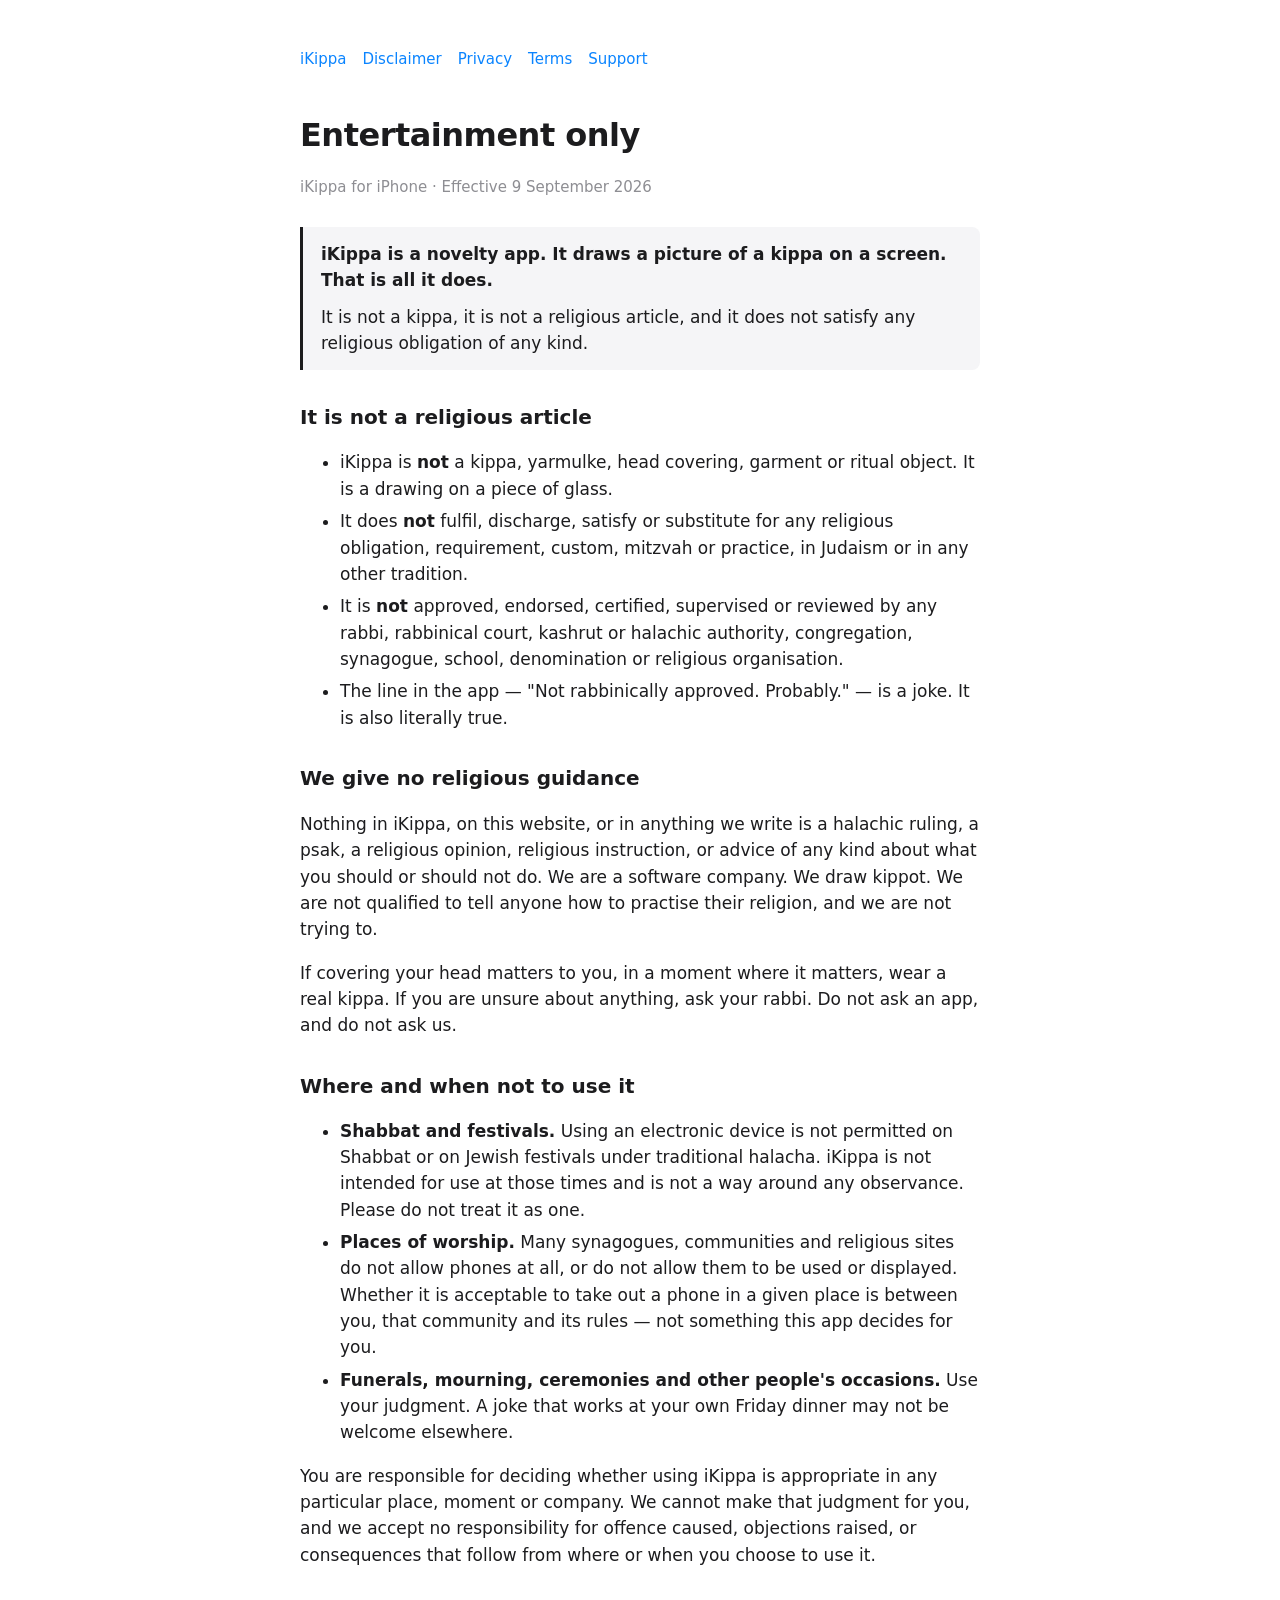
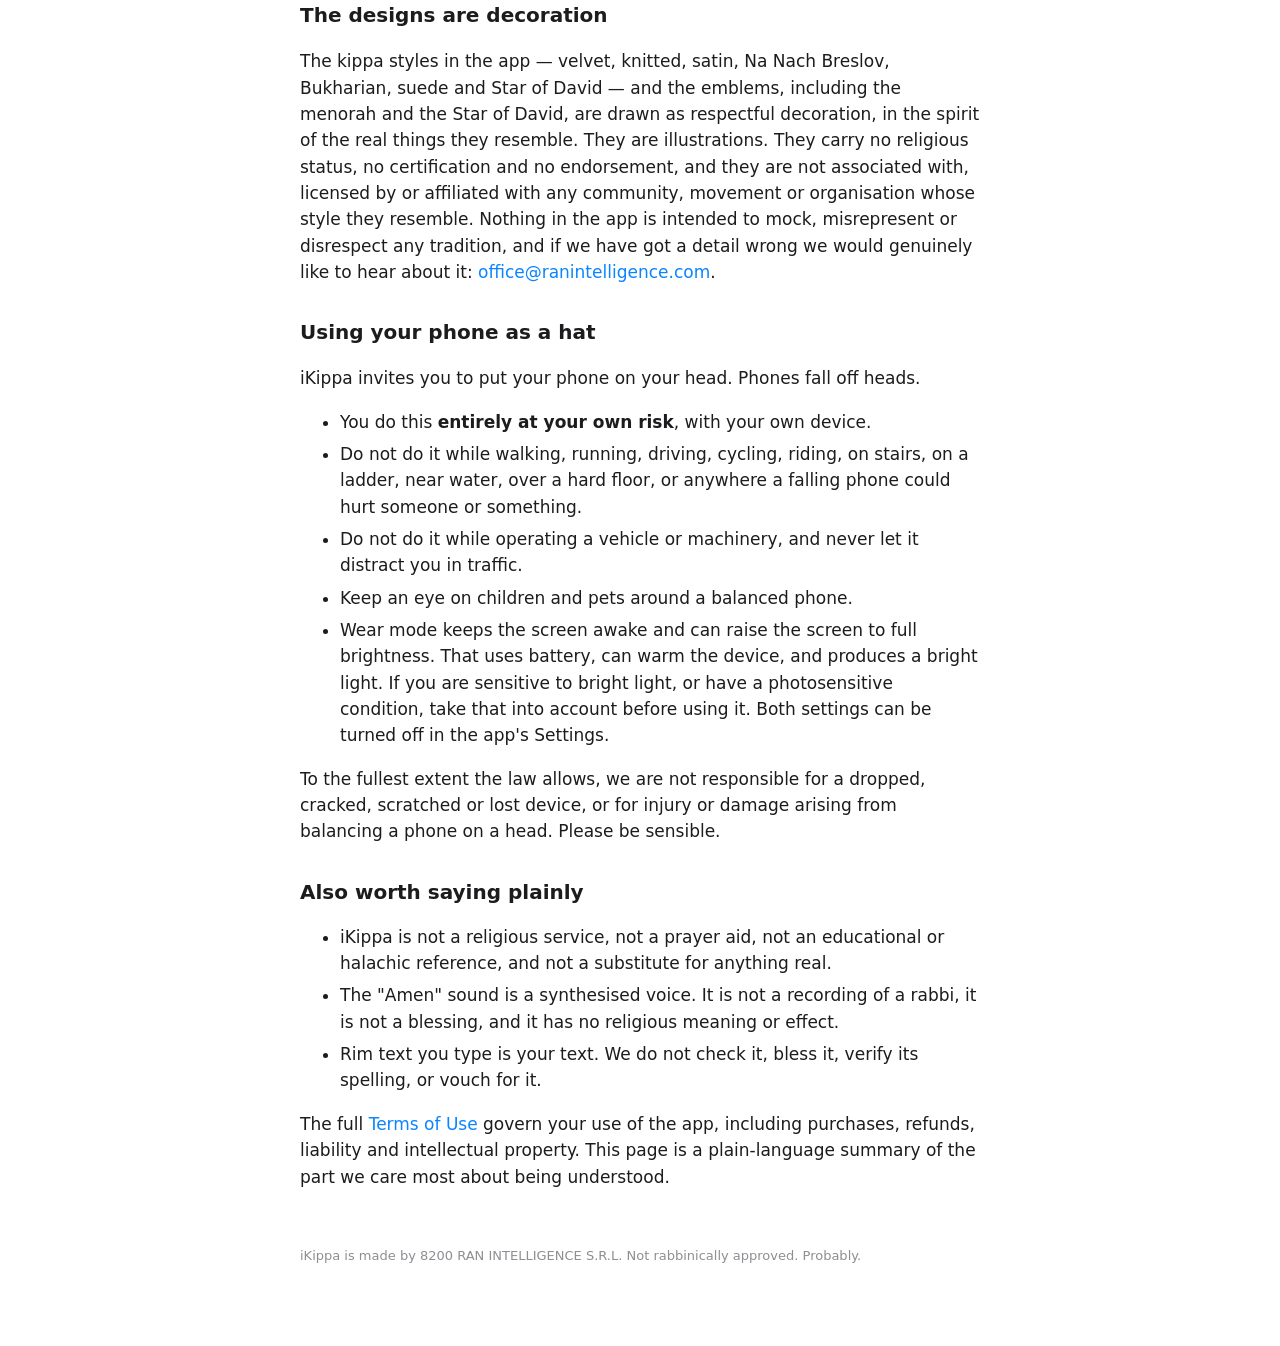
<file: disclaimer.html>
<!doctype html><html lang="en"><head><meta charset="utf-8"><meta name="viewport" content="width=device-width, initial-scale=1"><title>iKippa — Entertainment Only</title><link rel="stylesheet" href="style.css"></head><body><main>
<nav><a href="index.html">iKippa</a><a href="disclaimer.html">Disclaimer</a><a href="privacy.html">Privacy</a><a href="terms.html">Terms</a><a href="support.html">Support</a></nav>
<h1>Entertainment only</h1>
<p class="meta">iKippa for iPhone · Effective 9 September 2026</p>

<div class="callout">
<p><strong>iKippa is a novelty app. It draws a picture of a kippa on a screen. That is all it does.</strong></p>
<p>It is not a kippa, it is not a religious article, and it does not satisfy any religious obligation of any kind.</p>
</div>

<h2>It is not a religious article</h2>
<ul>
<li>iKippa is <strong>not</strong> a kippa, yarmulke, head covering, garment or ritual object. It is a drawing on a piece of glass.</li>
<li>It does <strong>not</strong> fulfil, discharge, satisfy or substitute for any religious obligation, requirement, custom, mitzvah or practice, in Judaism or in any other tradition.</li>
<li>It is <strong>not</strong> approved, endorsed, certified, supervised or reviewed by any rabbi, rabbinical court, kashrut or halachic authority, congregation, synagogue, school, denomination or religious organisation.</li>
<li>The line in the app — "Not rabbinically approved. Probably." — is a joke. It is also literally true.</li>
</ul>

<h2>We give no religious guidance</h2>
<p>Nothing in iKippa, on this website, or in anything we write is a halachic ruling, a psak, a religious opinion, religious instruction, or advice of any kind about what you should or should not do. We are a software company. We draw kippot. We are not qualified to tell anyone how to practise their religion, and we are not trying to.</p>
<p>If covering your head matters to you, in a moment where it matters, wear a real kippa. If you are unsure about anything, ask your rabbi. Do not ask an app, and do not ask us.</p>

<h2>Where and when not to use it</h2>
<ul>
<li><strong>Shabbat and festivals.</strong> Using an electronic device is not permitted on Shabbat or on Jewish festivals under traditional halacha. iKippa is not intended for use at those times and is not a way around any observance. Please do not treat it as one.</li>
<li><strong>Places of worship.</strong> Many synagogues, communities and religious sites do not allow phones at all, or do not allow them to be used or displayed. Whether it is acceptable to take out a phone in a given place is between you, that community and its rules — not something this app decides for you.</li>
<li><strong>Funerals, mourning, ceremonies and other people's occasions.</strong> Use your judgment. A joke that works at your own Friday dinner may not be welcome elsewhere.</li>
</ul>
<p>You are responsible for deciding whether using iKippa is appropriate in any particular place, moment or company. We cannot make that judgment for you, and we accept no responsibility for offence caused, objections raised, or consequences that follow from where or when you choose to use it.</p>

<h2>The designs are decoration</h2>
<p>The kippa styles in the app — velvet, knitted, satin, Na Nach Breslov, Bukharian, suede and Star of David — and the emblems, including the menorah and the Star of David, are drawn as respectful decoration, in the spirit of the real things they resemble. They are illustrations. They carry no religious status, no certification and no endorsement, and they are not associated with, licensed by or affiliated with any community, movement or organisation whose style they resemble. Nothing in the app is intended to mock, misrepresent or disrespect any tradition, and if we have got a detail wrong we would genuinely like to hear about it: <a href="mailto:office@ranintelligence.com?subject=iKippa">office@ranintelligence.com</a>.</p>

<h2>Using your phone as a hat</h2>
<p>iKippa invites you to put your phone on your head. Phones fall off heads.</p>
<ul>
<li>You do this <strong>entirely at your own risk</strong>, with your own device.</li>
<li>Do not do it while walking, running, driving, cycling, riding, on stairs, on a ladder, near water, over a hard floor, or anywhere a falling phone could hurt someone or something.</li>
<li>Do not do it while operating a vehicle or machinery, and never let it distract you in traffic.</li>
<li>Keep an eye on children and pets around a balanced phone.</li>
<li>Wear mode keeps the screen awake and can raise the screen to full brightness. That uses battery, can warm the device, and produces a bright light. If you are sensitive to bright light, or have a photosensitive condition, take that into account before using it. Both settings can be turned off in the app's Settings.</li>
</ul>
<p>To the fullest extent the law allows, we are not responsible for a dropped, cracked, scratched or lost device, or for injury or damage arising from balancing a phone on a head. Please be sensible.</p>

<h2>Also worth saying plainly</h2>
<ul>
<li>iKippa is not a religious service, not a prayer aid, not an educational or halachic reference, and not a substitute for anything real.</li>
<li>The "Amen" sound is a synthesised voice. It is not a recording of a rabbi, it is not a blessing, and it has no religious meaning or effect.</li>
<li>Rim text you type is your text. We do not check it, bless it, verify its spelling, or vouch for it.</li>
</ul>

<p>The full <a href="terms.html">Terms of Use</a> govern your use of the app, including purchases, refunds, liability and intellectual property. This page is a plain-language summary of the part we care most about being understood.</p>

<footer>iKippa is made by 8200 RAN INTELLIGENCE S.R.L. Not rabbinically approved. Probably.</footer>
</main></body></html>
</file>
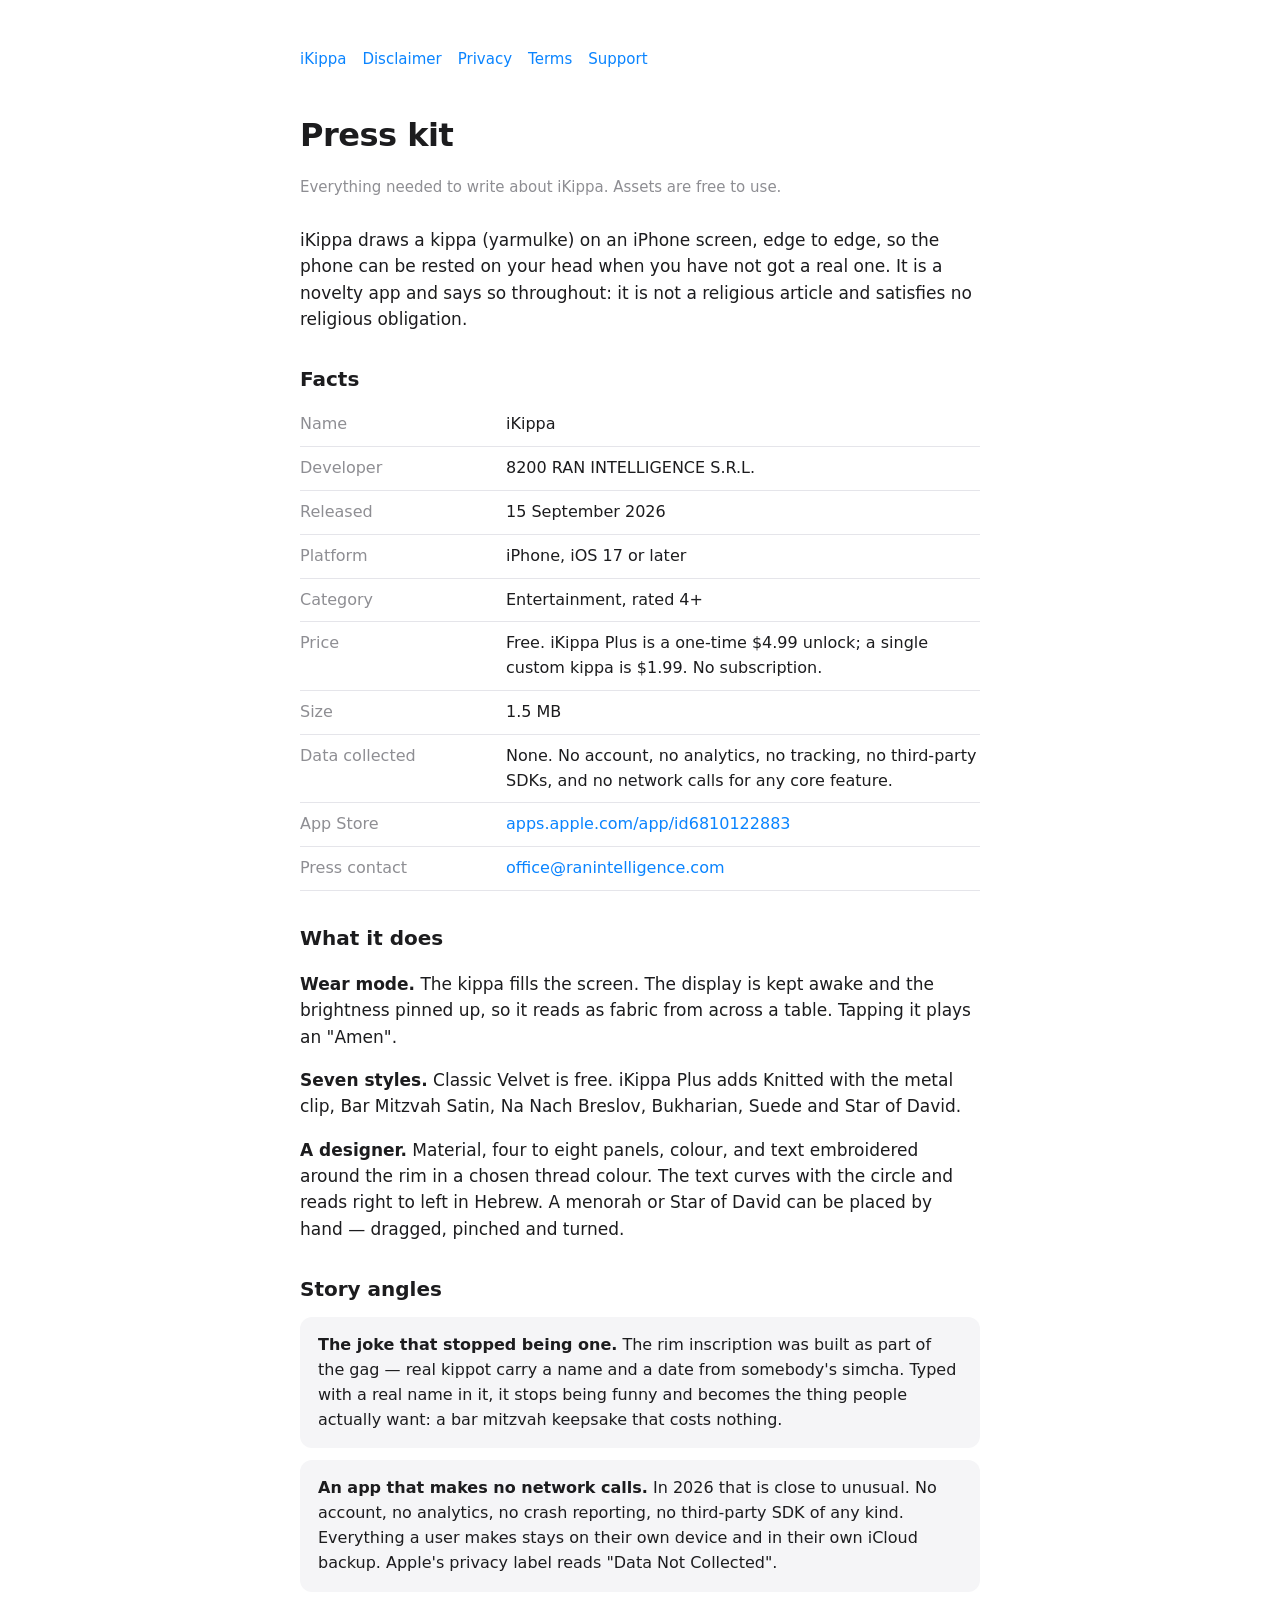
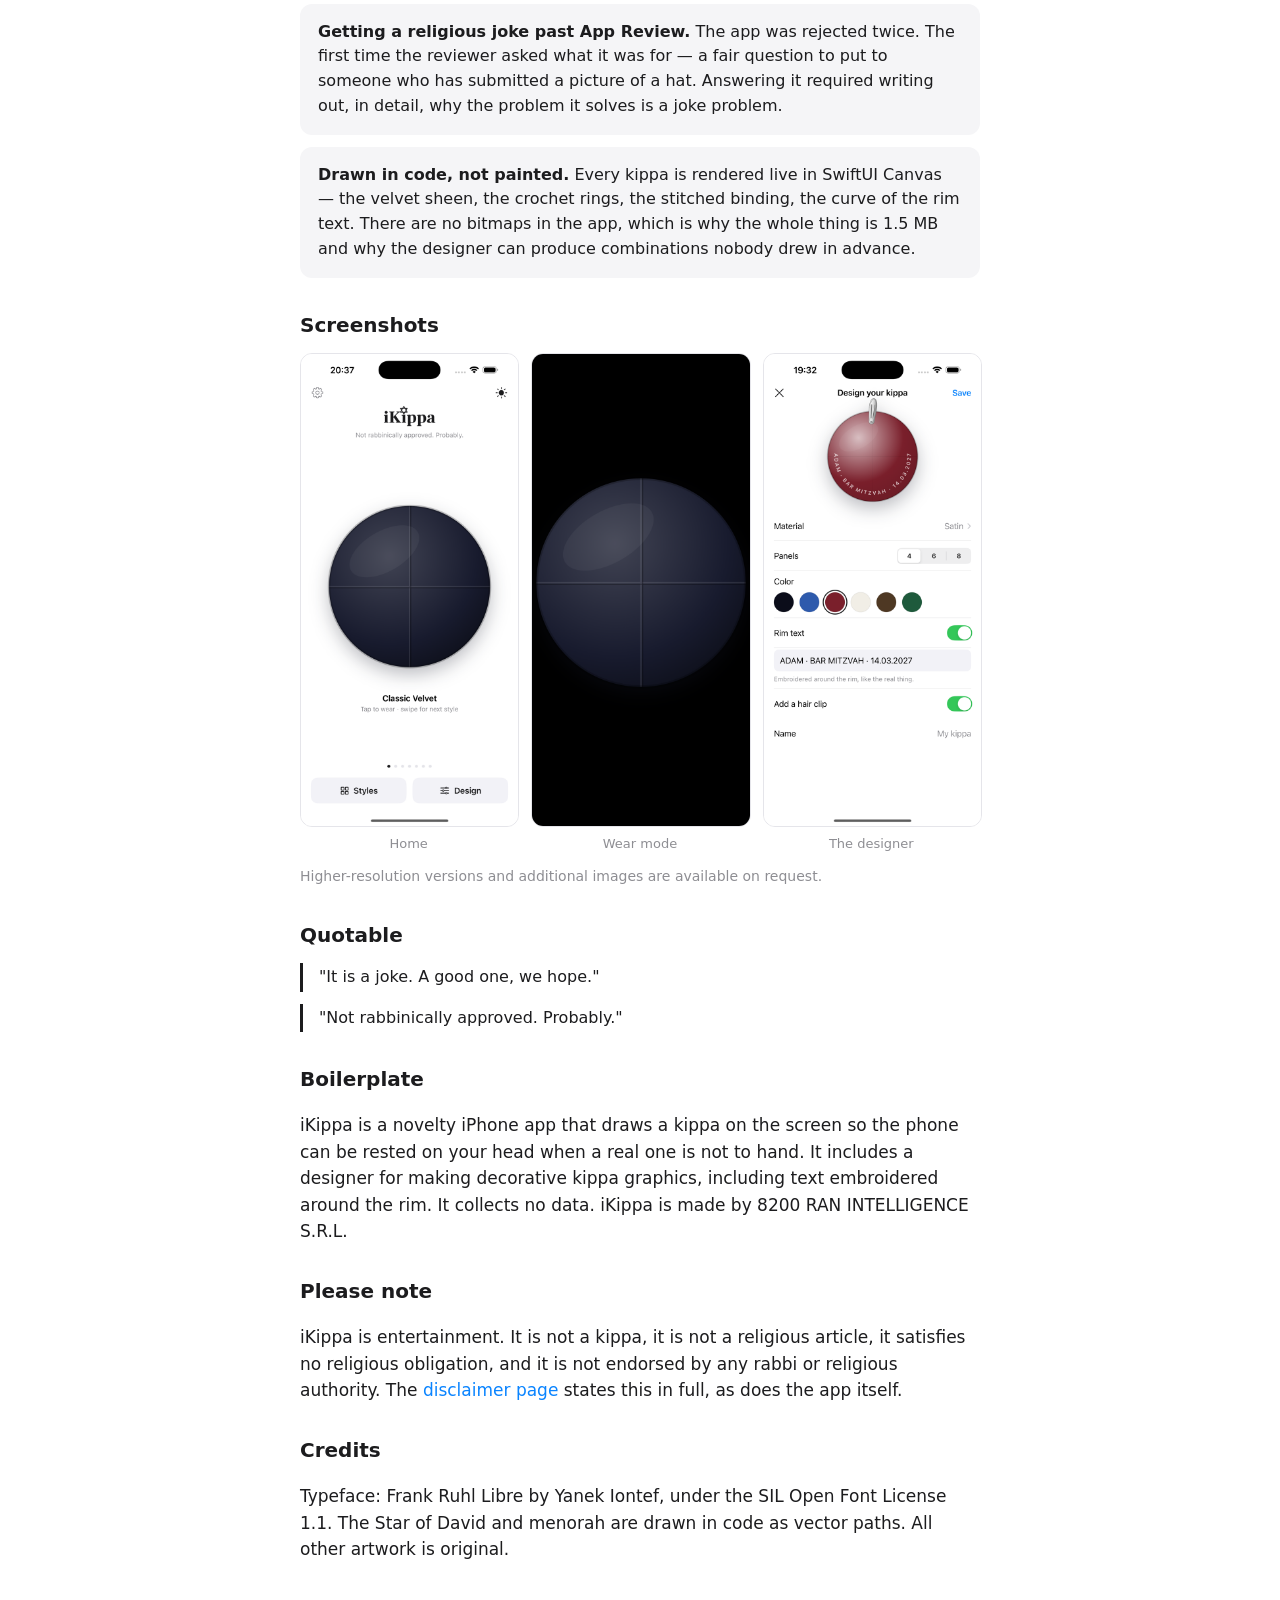
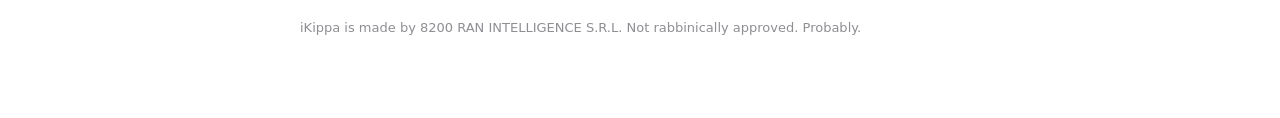
<file: press.html>
<!doctype html><html lang="en"><head><meta charset="utf-8"><meta name="viewport" content="width=device-width, initial-scale=1">
<title>iKippa — Press kit</title>
<meta name="description" content="Press kit for iKippa: facts, story angles, screenshots and contact.">
<meta property="og:title" content="iKippa — Press kit"><meta property="og:description" content="Facts, story angles, screenshots and contact for iKippa."><meta property="og:image" content="https://ranintelligence.github.io/ikippa-site/img/02-home.png"><meta name="twitter:card" content="summary_large_image">
<link rel="stylesheet" href="style.css">
<style>
.facts{width:100%;border-collapse:collapse;margin:8px 0 0}
.facts td{padding:9px 0;border-bottom:1px solid #e5e5ea;font-size:16px;vertical-align:top}
.facts td:first-child{color:#8e8e93;width:190px;padding-right:16px}
.shots{display:grid;grid-template-columns:repeat(3,1fr);gap:14px;margin:12px 0 0}
.shots img{width:100%;height:auto;border-radius:12px;border:1px solid #e5e5ea;display:block}
.shots figcaption{font-size:13px;color:#8e8e93;text-align:center;margin-top:7px}
.shots figure{margin:0}
@media (max-width:560px){.shots{grid-template-columns:1fr;gap:20px}}
.angle{background:#f5f5f7;border-radius:12px;padding:16px 18px;margin:12px 0 0}
.angle p{margin:0;font-size:16px}
.angle p+p{margin-top:7px}
.quote{border-left:3px solid #1c1c1e;padding:2px 0 2px 16px;margin:12px 0 0;font-size:16px}
</style>
</head><body><main>
<nav><a href="index.html">iKippa</a><a href="disclaimer.html">Disclaimer</a><a href="privacy.html">Privacy</a><a href="terms.html">Terms</a><a href="support.html">Support</a></nav>

<h1>Press kit</h1>
<p class="meta">Everything needed to write about iKippa. Assets are free to use.</p>

<p>iKippa draws a kippa (yarmulke) on an iPhone screen, edge to edge, so the phone can be rested on your head when you have not got a real one. It is a novelty app and says so throughout: it is not a religious article and satisfies no religious obligation.</p>

<h2>Facts</h2>
<table class="facts">
<tr><td>Name</td><td>iKippa</td></tr>
<tr><td>Developer</td><td>8200 RAN INTELLIGENCE S.R.L.</td></tr>
<tr><td>Released</td><td>15 September 2026</td></tr>
<tr><td>Platform</td><td>iPhone, iOS 17 or later</td></tr>
<tr><td>Category</td><td>Entertainment, rated 4+</td></tr>
<tr><td>Price</td><td>Free. iKippa Plus is a one-time $4.99 unlock; a single custom kippa is $1.99. No subscription.</td></tr>
<tr><td>Size</td><td>1.5 MB</td></tr>
<tr><td>Data collected</td><td>None. No account, no analytics, no tracking, no third-party SDKs, and no network calls for any core feature.</td></tr>
<tr><td>App Store</td><td><a href="https://apps.apple.com/app/id6810122883">apps.apple.com/app/id6810122883</a></td></tr>
<tr><td>Press contact</td><td><a href="mailto:office@ranintelligence.com">office@ranintelligence.com</a></td></tr>
</table>

<h2>What it does</h2>
<p><strong>Wear mode.</strong> The kippa fills the screen. The display is kept awake and the brightness pinned up, so it reads as fabric from across a table. Tapping it plays an "Amen".</p>
<p><strong>Seven styles.</strong> Classic Velvet is free. iKippa Plus adds Knitted with the metal clip, Bar Mitzvah Satin, Na Nach Breslov, Bukharian, Suede and Star of David.</p>
<p><strong>A designer.</strong> Material, four to eight panels, colour, and text embroidered around the rim in a chosen thread colour. The text curves with the circle and reads right to left in Hebrew. A menorah or Star of David can be placed by hand — dragged, pinched and turned.</p>

<h2>Story angles</h2>

<div class="angle">
<p><strong>The joke that stopped being one.</strong> The rim inscription was built as part of the gag — real kippot carry a name and a date from somebody's simcha. Typed with a real name in it, it stops being funny and becomes the thing people actually want: a bar mitzvah keepsake that costs nothing.</p>
</div>

<div class="angle">
<p><strong>An app that makes no network calls.</strong> In 2026 that is close to unusual. No account, no analytics, no crash reporting, no third-party SDK of any kind. Everything a user makes stays on their own device and in their own iCloud backup. Apple's privacy label reads "Data Not Collected".</p>
</div>

<div class="angle">
<p><strong>Getting a religious joke past App Review.</strong> The app was rejected twice. The first time the reviewer asked what it was for — a fair question to put to someone who has submitted a picture of a hat. Answering it required writing out, in detail, why the problem it solves is a joke problem.</p>
</div>

<div class="angle">
<p><strong>Drawn in code, not painted.</strong> Every kippa is rendered live in SwiftUI Canvas — the velvet sheen, the crochet rings, the stitched binding, the curve of the rim text. There are no bitmaps in the app, which is why the whole thing is 1.5 MB and why the designer can produce combinations nobody drew in advance.</p>
</div>

<h2>Screenshots</h2>
<div class="shots">
<figure><img src="img/02-home.png" alt="The iKippa home screen with a black velvet kippa" loading="lazy"><figcaption>Home</figcaption></figure>
<figure><img src="img/03-wear-mode.png" alt="Wear mode, the kippa filling the screen" loading="lazy"><figcaption>Wear mode</figcaption></figure>
<figure><img src="img/05-designer.png" alt="The designer with text embroidered around the rim" loading="lazy"><figcaption>The designer</figcaption></figure>
</div>
<p style="font-size:14px;color:#8e8e93;margin-top:12px">Higher-resolution versions and additional images are available on request.</p>

<h2>Quotable</h2>
<p class="quote">"It is a joke. A good one, we hope."</p>
<p class="quote">"Not rabbinically approved. Probably."</p>

<h2>Boilerplate</h2>
<p>iKippa is a novelty iPhone app that draws a kippa on the screen so the phone can be rested on your head when a real one is not to hand. It includes a designer for making decorative kippa graphics, including text embroidered around the rim. It collects no data. iKippa is made by 8200 RAN INTELLIGENCE S.R.L.</p>

<h2>Please note</h2>
<p>iKippa is entertainment. It is not a kippa, it is not a religious article, it satisfies no religious obligation, and it is not endorsed by any rabbi or religious authority. The <a href="disclaimer.html">disclaimer page</a> states this in full, as does the app itself.</p>

<h2>Credits</h2>
<p>Typeface: Frank Ruhl Libre by Yanek Iontef, under the SIL Open Font License 1.1. The Star of David and menorah are drawn in code as vector paths. All other artwork is original.</p>

<footer>iKippa is made by 8200 RAN INTELLIGENCE S.R.L. Not rabbinically approved. Probably.</footer>
</main></body></html>
</file>
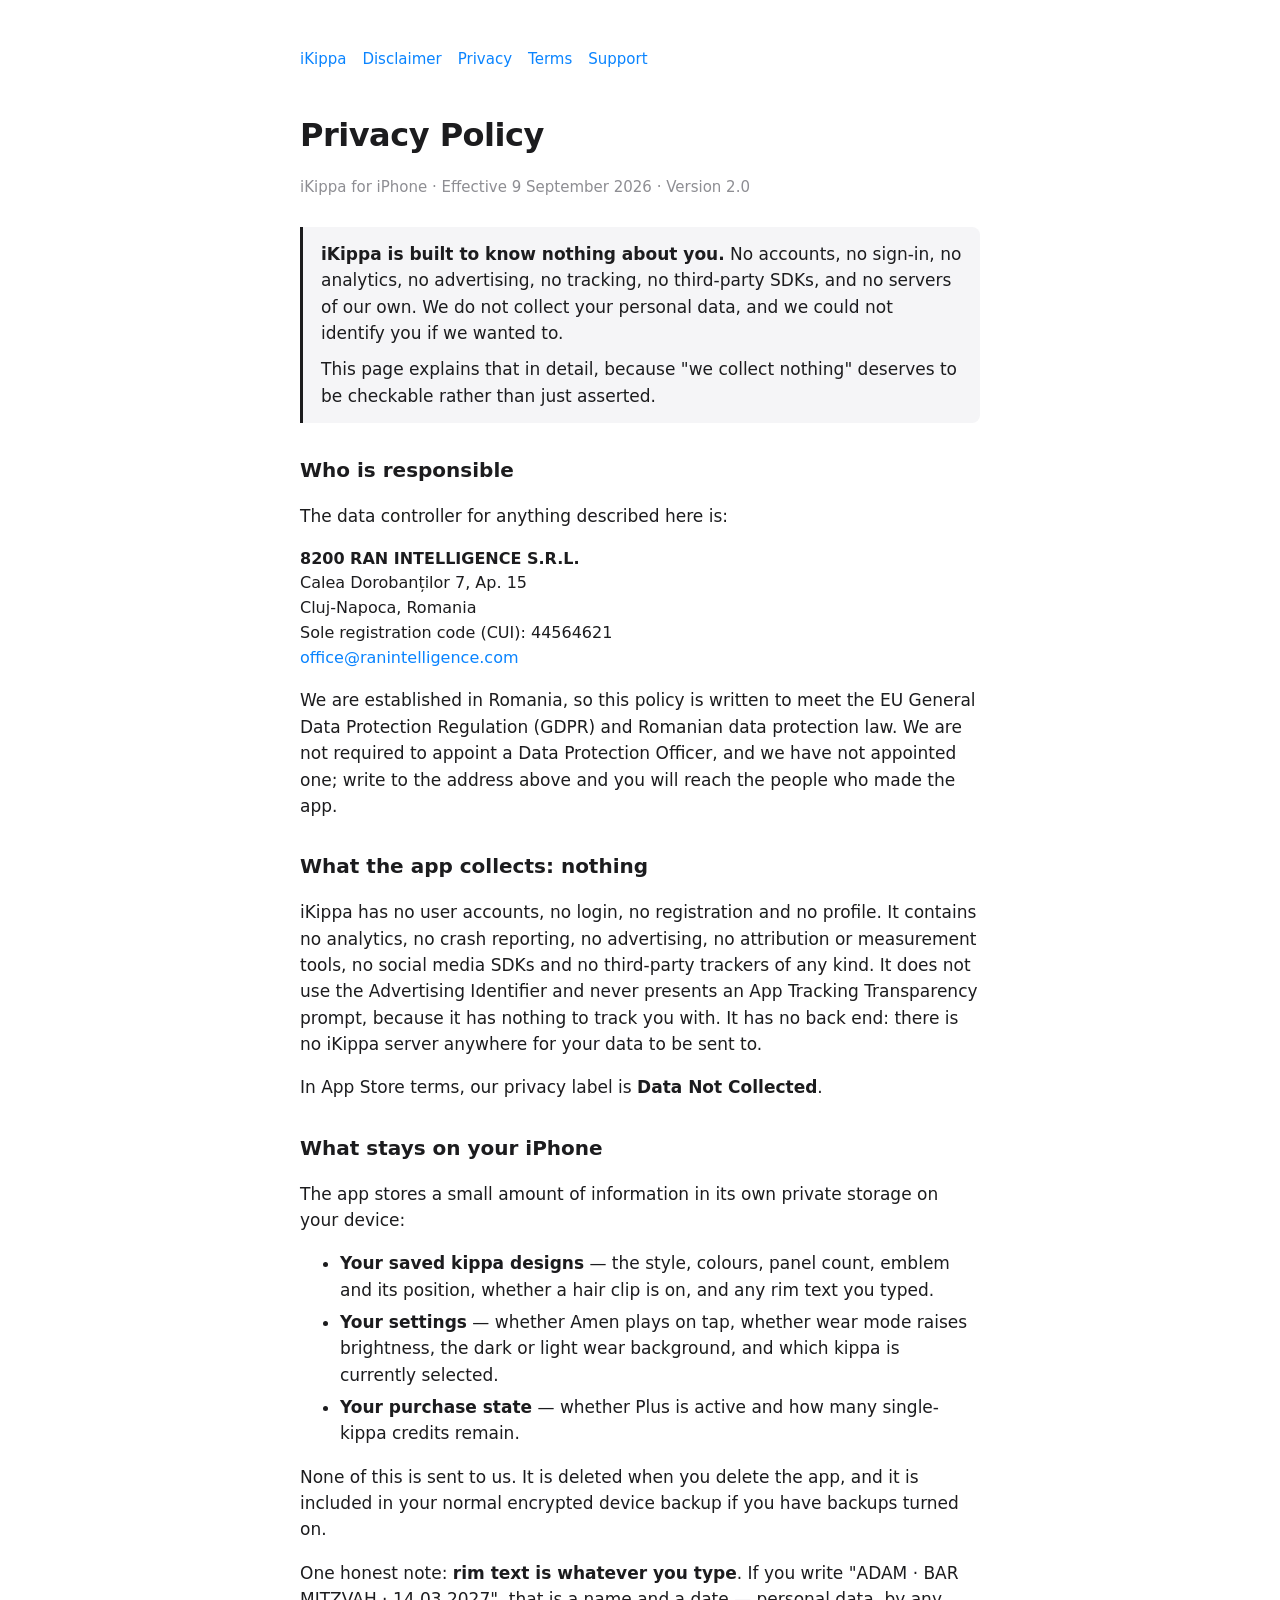
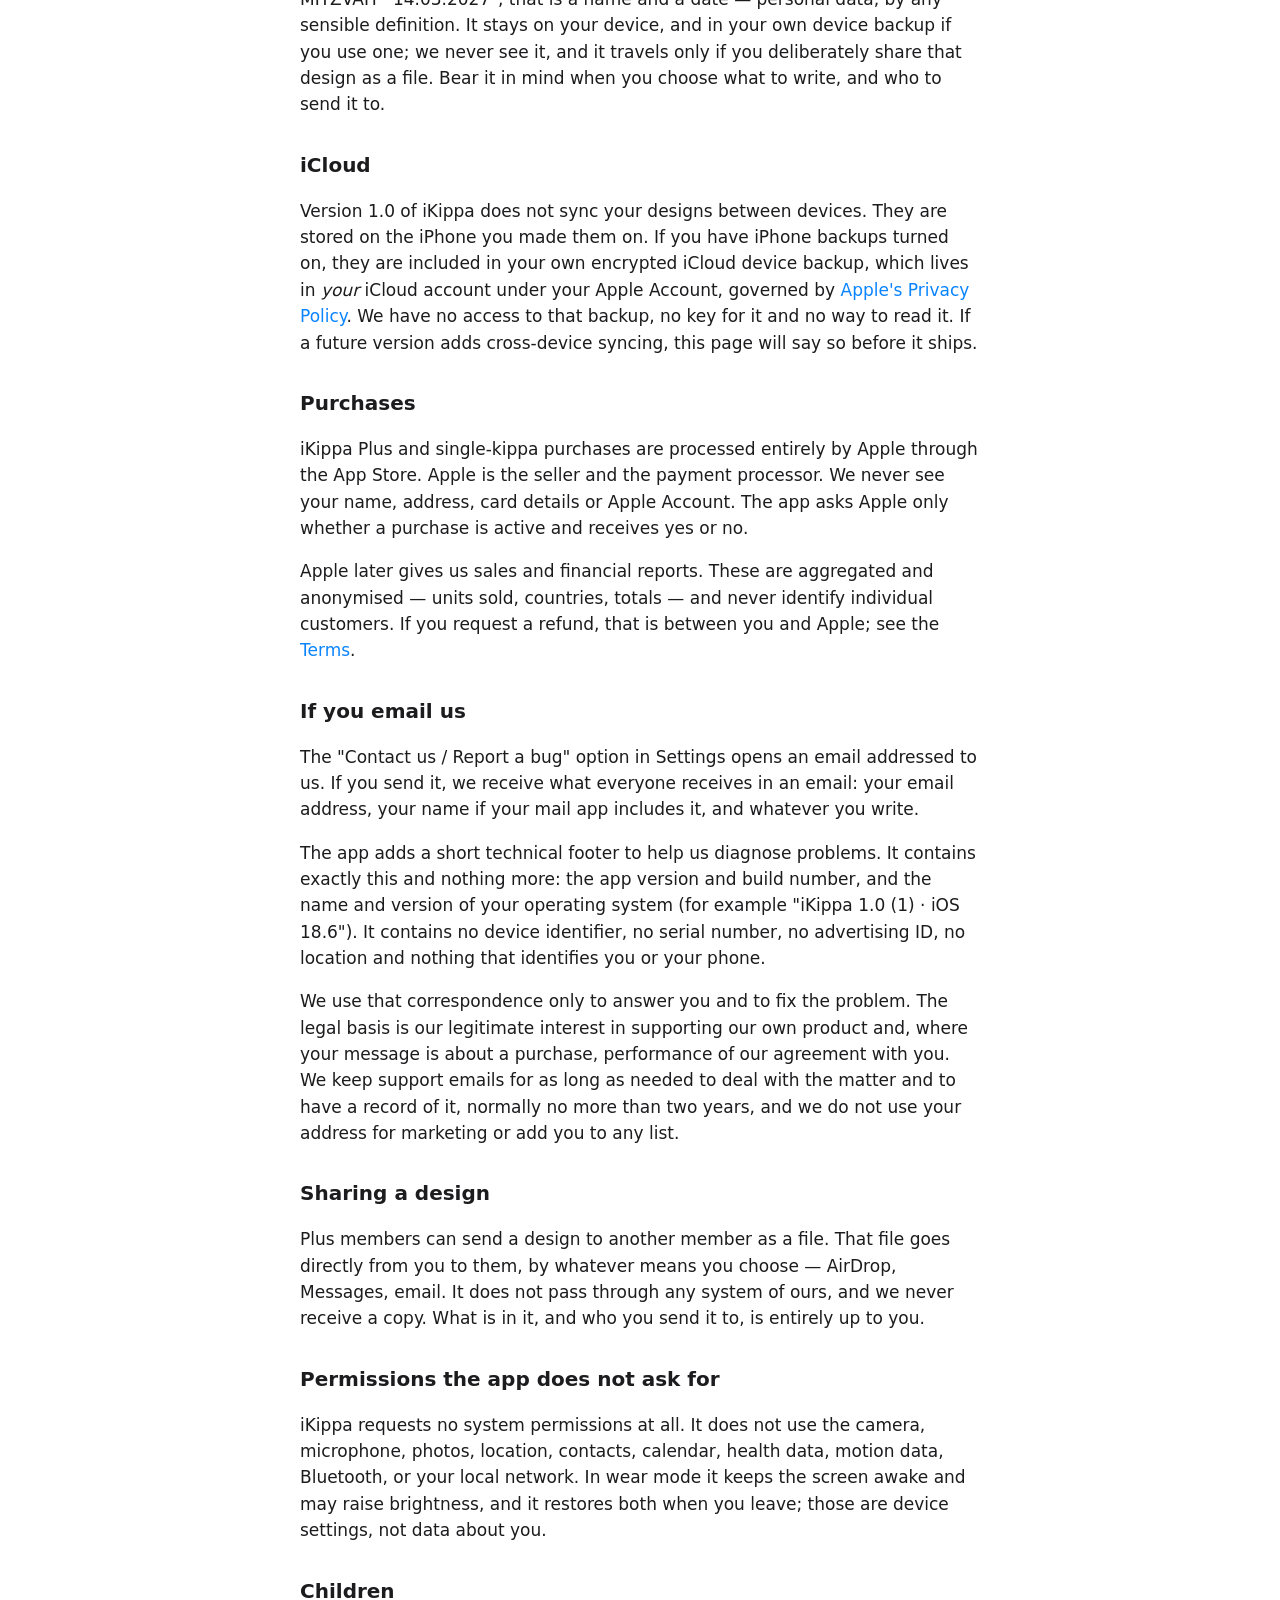
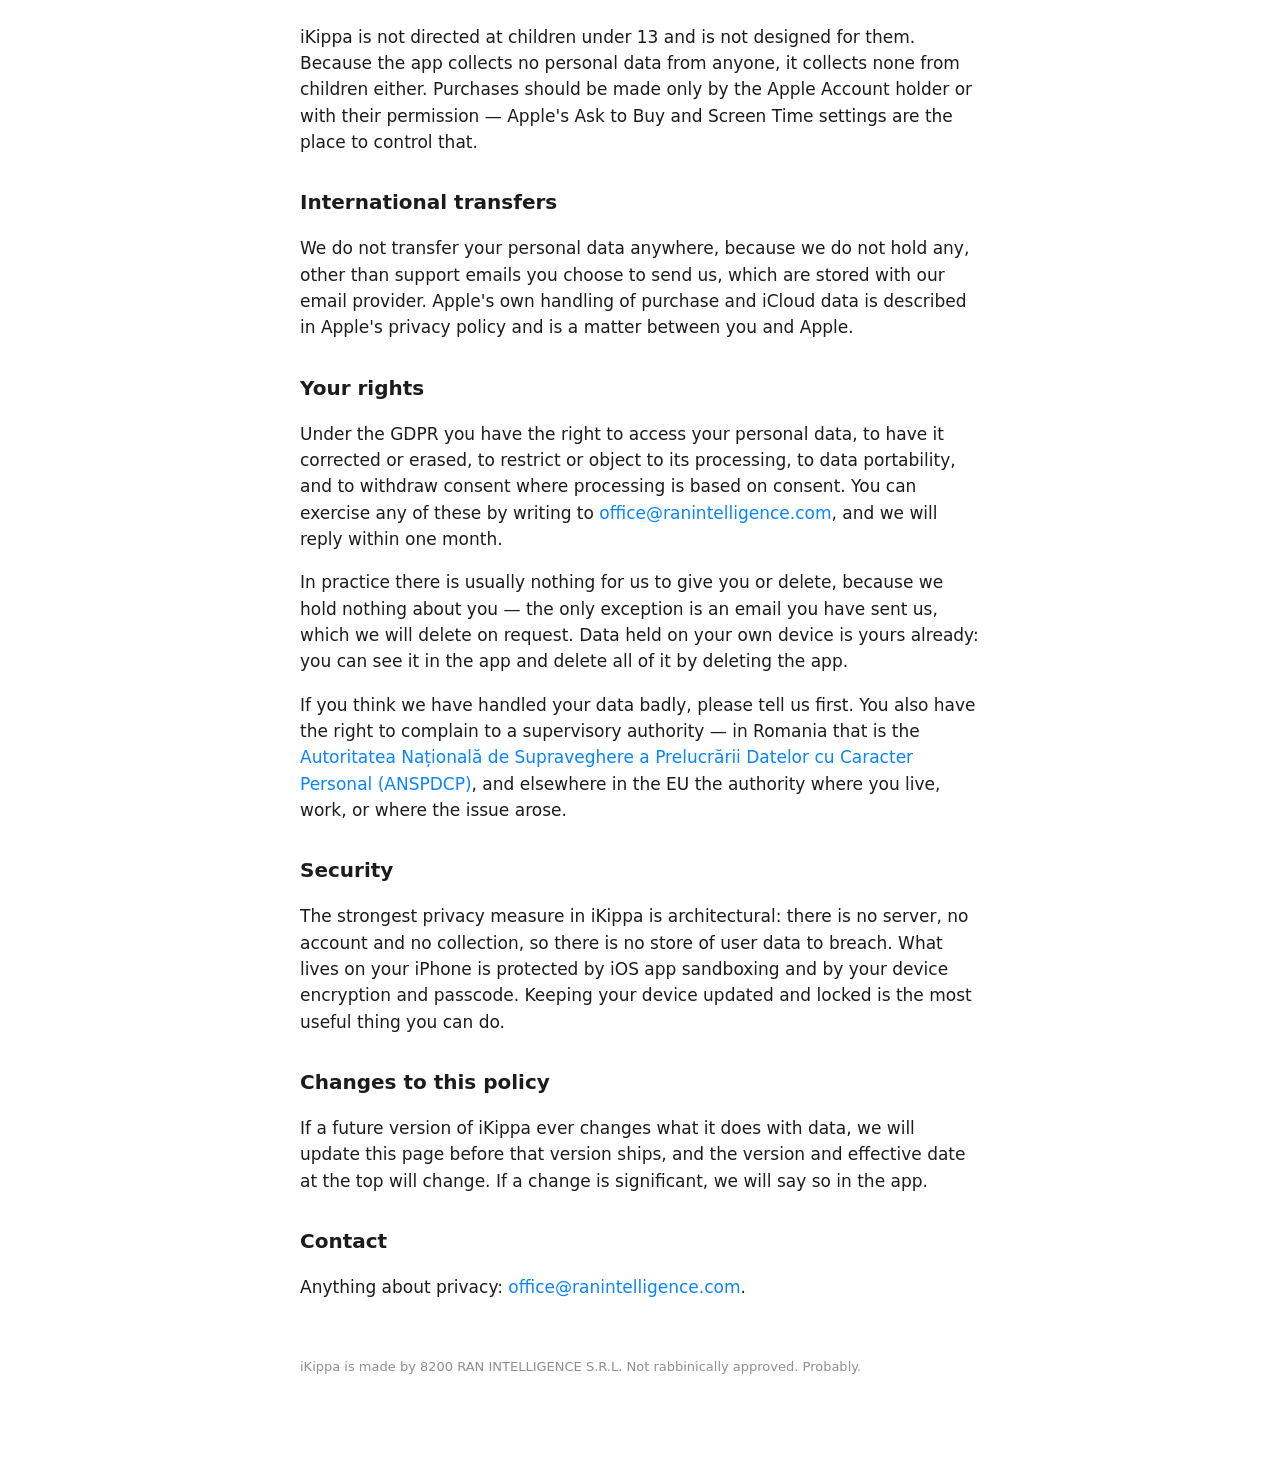
<file: privacy.html>
<!doctype html><html lang="en"><head><meta charset="utf-8"><meta name="viewport" content="width=device-width, initial-scale=1"><title>iKippa Privacy Policy</title><link rel="stylesheet" href="style.css"></head><body><main>
<nav><a href="index.html">iKippa</a><a href="disclaimer.html">Disclaimer</a><a href="privacy.html">Privacy</a><a href="terms.html">Terms</a><a href="support.html">Support</a></nav>
<h1>Privacy Policy</h1>
<p class="meta">iKippa for iPhone · Effective 9 September 2026 · Version 2.0</p>

<div class="callout">
<p><strong>iKippa is built to know nothing about you.</strong> No accounts, no sign-in, no analytics, no advertising, no tracking, no third-party SDKs, and no servers of our own. We do not collect your personal data, and we could not identify you if we wanted to.</p>
<p>This page explains that in detail, because "we collect nothing" deserves to be checkable rather than just asserted.</p>
</div>

<h2>Who is responsible</h2>
<p>The data controller for anything described here is:</p>

<address>
<strong>8200 RAN INTELLIGENCE S.R.L.</strong><br>
Calea Dorobanților 7, Ap. 15<br>
Cluj-Napoca, Romania<br>
Sole registration code (CUI): 44564621<br>
<a href="mailto:office@ranintelligence.com?subject=iKippa%20privacy">office@ranintelligence.com</a>
</address>
<p>We are established in Romania, so this policy is written to meet the EU General Data Protection Regulation (GDPR) and Romanian data protection law. We are not required to appoint a Data Protection Officer, and we have not appointed one; write to the address above and you will reach the people who made the app.</p>

<h2>What the app collects: nothing</h2>
<p>iKippa has no user accounts, no login, no registration and no profile. It contains no analytics, no crash reporting, no advertising, no attribution or measurement tools, no social media SDKs and no third-party trackers of any kind. It does not use the Advertising Identifier and never presents an App Tracking Transparency prompt, because it has nothing to track you with. It has no back end: there is no iKippa server anywhere for your data to be sent to.</p>
<p>In App Store terms, our privacy label is <strong>Data Not Collected</strong>.</p>

<h2>What stays on your iPhone</h2>
<p>The app stores a small amount of information in its own private storage on your device:</p>
<ul>
<li><strong>Your saved kippa designs</strong> — the style, colours, panel count, emblem and its position, whether a hair clip is on, and any rim text you typed.</li>
<li><strong>Your settings</strong> — whether Amen plays on tap, whether wear mode raises brightness, the dark or light wear background, and which kippa is currently selected.</li>
<li><strong>Your purchase state</strong> — whether Plus is active and how many single-kippa credits remain.</li>
</ul>
<p>None of this is sent to us. It is deleted when you delete the app, and it is included in your normal encrypted device backup if you have backups turned on.</p>
<p>One honest note: <strong>rim text is whatever you type</strong>. If you write "ADAM · BAR MITZVAH · 14.03.2027", that is a name and a date — personal data, by any sensible definition. It stays on your device, and in your own device backup if you use one; we never see it, and it travels only if you deliberately share that design as a file. Bear it in mind when you choose what to write, and who to send it to.</p>

<h2>iCloud</h2>
<p>Version 1.0 of iKippa does not sync your designs between devices. They are stored on the iPhone you made them on. If you have iPhone backups turned on, they are included in your own encrypted iCloud device backup, which lives in <em>your</em> iCloud account under your Apple Account, governed by <a href="https://www.apple.com/legal/privacy/">Apple's Privacy Policy</a>. We have no access to that backup, no key for it and no way to read it. If a future version adds cross-device syncing, this page will say so before it ships.</p>

<h2>Purchases</h2>
<p>iKippa Plus and single-kippa purchases are processed entirely by Apple through the App Store. Apple is the seller and the payment processor. We never see your name, address, card details or Apple Account. The app asks Apple only whether a purchase is active and receives yes or no.</p>
<p>Apple later gives us sales and financial reports. These are aggregated and anonymised — units sold, countries, totals — and never identify individual customers. If you request a refund, that is between you and Apple; see the <a href="terms.html#refunds">Terms</a>.</p>

<h2>If you email us</h2>
<p>The "Contact us / Report a bug" option in Settings opens an email addressed to us. If you send it, we receive what everyone receives in an email: your email address, your name if your mail app includes it, and whatever you write.</p>
<p>The app adds a short technical footer to help us diagnose problems. It contains exactly this and nothing more: the app version and build number, and the name and version of your operating system (for example "iKippa 1.0 (1) · iOS 18.6"). It contains no device identifier, no serial number, no advertising ID, no location and nothing that identifies you or your phone.</p>
<p>We use that correspondence only to answer you and to fix the problem. The legal basis is our legitimate interest in supporting our own product and, where your message is about a purchase, performance of our agreement with you. We keep support emails for as long as needed to deal with the matter and to have a record of it, normally no more than two years, and we do not use your address for marketing or add you to any list.</p>

<h2>Sharing a design</h2>
<p>Plus members can send a design to another member as a file. That file goes directly from you to them, by whatever means you choose — AirDrop, Messages, email. It does not pass through any system of ours, and we never receive a copy. What is in it, and who you send it to, is entirely up to you.</p>

<h2>Permissions the app does not ask for</h2>
<p>iKippa requests no system permissions at all. It does not use the camera, microphone, photos, location, contacts, calendar, health data, motion data, Bluetooth, or your local network. In wear mode it keeps the screen awake and may raise brightness, and it restores both when you leave; those are device settings, not data about you.</p>

<h2>Children</h2>
<p>iKippa is not directed at children under 13 and is not designed for them. Because the app collects no personal data from anyone, it collects none from children either. Purchases should be made only by the Apple Account holder or with their permission — Apple's Ask to Buy and Screen Time settings are the place to control that.</p>

<h2>International transfers</h2>
<p>We do not transfer your personal data anywhere, because we do not hold any, other than support emails you choose to send us, which are stored with our email provider. Apple's own handling of purchase and iCloud data is described in Apple's privacy policy and is a matter between you and Apple.</p>

<h2>Your rights</h2>
<p>Under the GDPR you have the right to access your personal data, to have it corrected or erased, to restrict or object to its processing, to data portability, and to withdraw consent where processing is based on consent. You can exercise any of these by writing to <a href="mailto:office@ranintelligence.com?subject=iKippa%20privacy">office@ranintelligence.com</a>, and we will reply within one month.</p>
<p>In practice there is usually nothing for us to give you or delete, because we hold nothing about you — the only exception is an email you have sent us, which we will delete on request. Data held on your own device is yours already: you can see it in the app and delete all of it by deleting the app.</p>
<p>If you think we have handled your data badly, please tell us first. You also have the right to complain to a supervisory authority — in Romania that is the <a href="https://www.dataprotection.ro/">Autoritatea Națională de Supraveghere a Prelucrării Datelor cu Caracter Personal (ANSPDCP)</a>, and elsewhere in the EU the authority where you live, work, or where the issue arose.</p>

<h2>Security</h2>
<p>The strongest privacy measure in iKippa is architectural: there is no server, no account and no collection, so there is no store of user data to breach. What lives on your iPhone is protected by iOS app sandboxing and by your device encryption and passcode. Keeping your device updated and locked is the most useful thing you can do.</p>

<h2>Changes to this policy</h2>
<p>If a future version of iKippa ever changes what it does with data, we will update this page before that version ships, and the version and effective date at the top will change. If a change is significant, we will say so in the app.</p>

<h2>Contact</h2>
<p>Anything about privacy: <a href="mailto:office@ranintelligence.com?subject=iKippa%20privacy">office@ranintelligence.com</a>.</p>

<footer>iKippa is made by 8200 RAN INTELLIGENCE S.R.L. Not rabbinically approved. Probably.</footer>
</main></body></html>
</file>
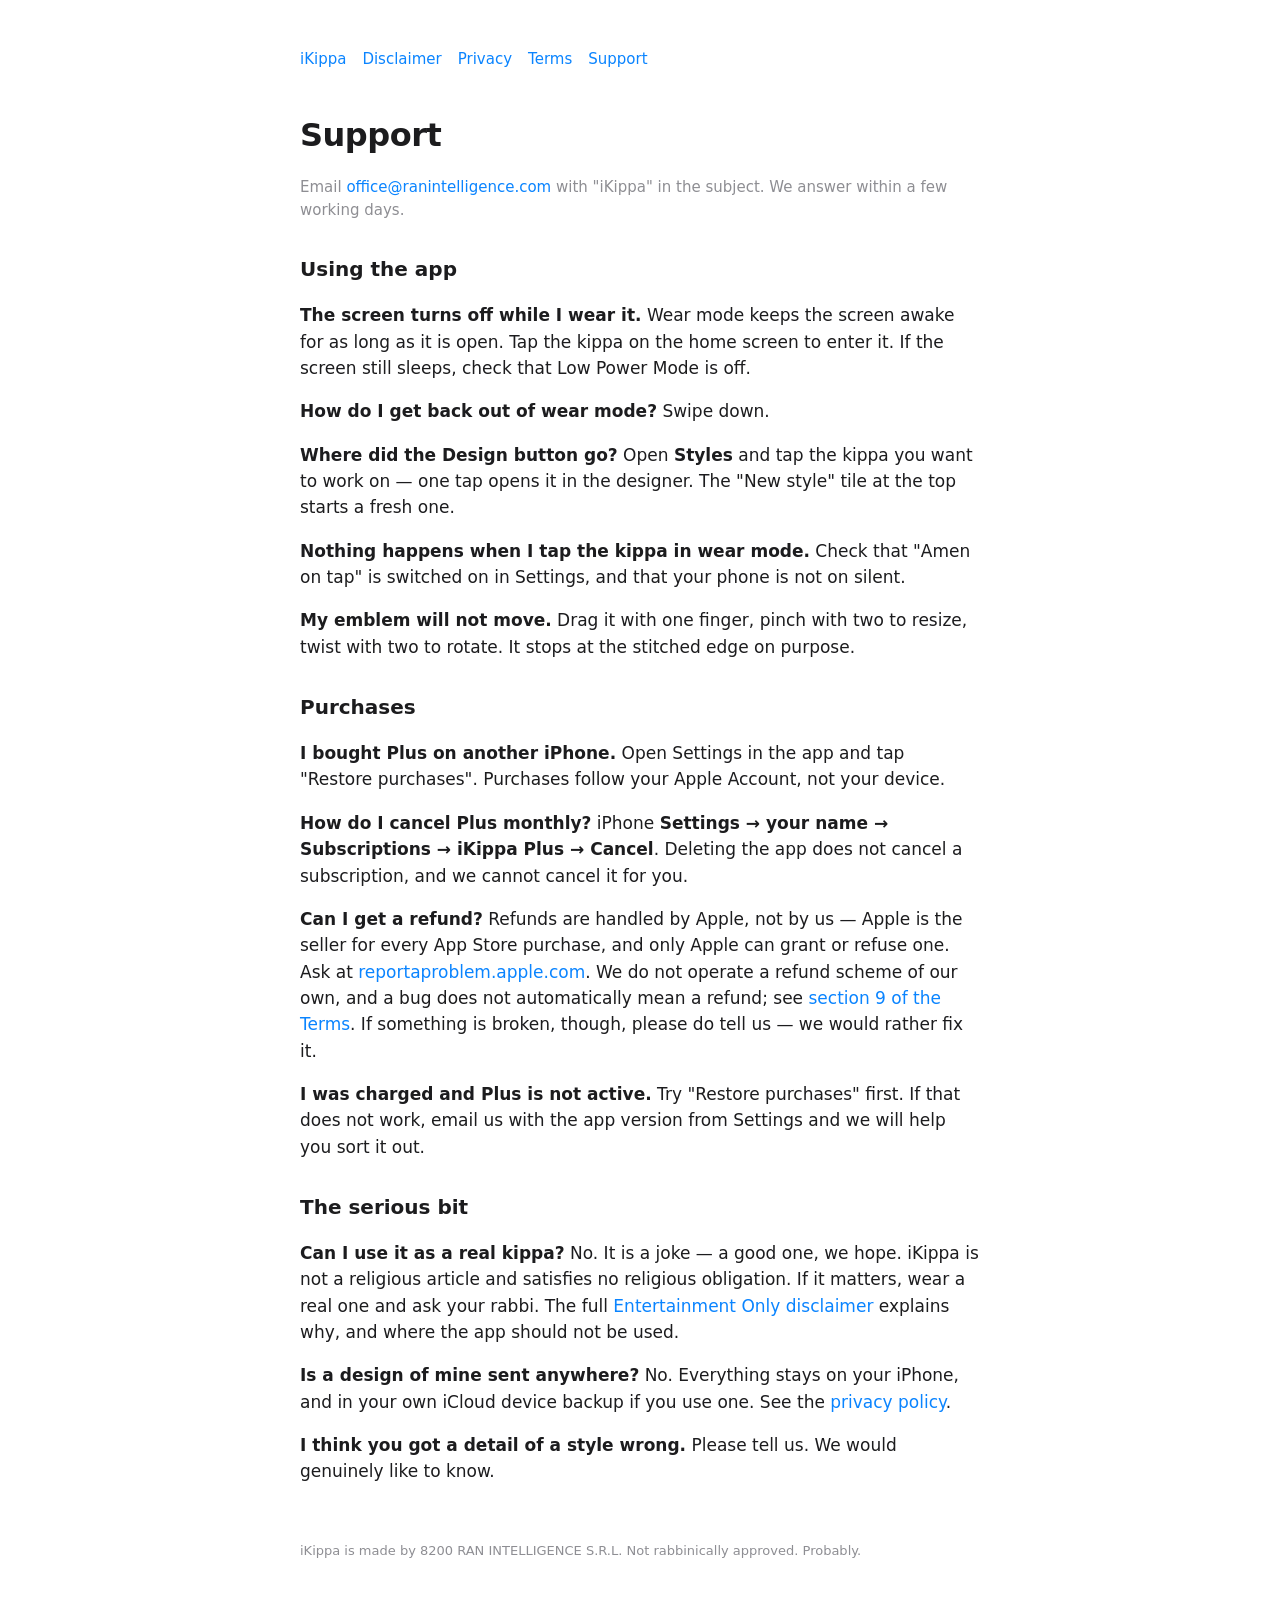
<file: support.html>
<!doctype html><html lang="en"><head><meta charset="utf-8"><meta name="viewport" content="width=device-width, initial-scale=1"><title>iKippa Support</title><link rel="stylesheet" href="style.css"></head><body><main>
<nav><a href="index.html">iKippa</a><a href="disclaimer.html">Disclaimer</a><a href="privacy.html">Privacy</a><a href="terms.html">Terms</a><a href="support.html">Support</a></nav>
<h1>Support</h1>
<p class="meta">Email <a href="mailto:office@ranintelligence.com?subject=iKippa">office@ranintelligence.com</a> with "iKippa" in the subject. We answer within a few working days.</p>

<h2>Using the app</h2>
<p><strong>The screen turns off while I wear it.</strong> Wear mode keeps the screen awake for as long as it is open. Tap the kippa on the home screen to enter it. If the screen still sleeps, check that Low Power Mode is off.</p>
<p><strong>How do I get back out of wear mode?</strong> Swipe down.</p>
<p><strong>Where did the Design button go?</strong> Open <strong>Styles</strong> and tap the kippa you want to work on — one tap opens it in the designer. The "New style" tile at the top starts a fresh one.</p>
<p><strong>Nothing happens when I tap the kippa in wear mode.</strong> Check that "Amen on tap" is switched on in Settings, and that your phone is not on silent.</p>
<p><strong>My emblem will not move.</strong> Drag it with one finger, pinch with two to resize, twist with two to rotate. It stops at the stitched edge on purpose.</p>

<h2>Purchases</h2>
<p><strong>I bought Plus on another iPhone.</strong> Open Settings in the app and tap "Restore purchases". Purchases follow your Apple Account, not your device.</p>
<p><strong>How do I cancel Plus monthly?</strong> iPhone <strong>Settings → your name → Subscriptions → iKippa Plus → Cancel</strong>. Deleting the app does not cancel a subscription, and we cannot cancel it for you.</p>
<p><strong>Can I get a refund?</strong> Refunds are handled by Apple, not by us — Apple is the seller for every App Store purchase, and only Apple can grant or refuse one. Ask at <a href="https://reportaproblem.apple.com">reportaproblem.apple.com</a>. We do not operate a refund scheme of our own, and a bug does not automatically mean a refund; see <a href="terms.html#refunds">section 9 of the Terms</a>. If something is broken, though, please do tell us — we would rather fix it.</p>
<p><strong>I was charged and Plus is not active.</strong> Try "Restore purchases" first. If that does not work, email us with the app version from Settings and we will help you sort it out.</p>

<h2>The serious bit</h2>
<p><strong>Can I use it as a real kippa?</strong> No. It is a joke — a good one, we hope. iKippa is not a religious article and satisfies no religious obligation. If it matters, wear a real one and ask your rabbi. The full <a href="disclaimer.html">Entertainment Only disclaimer</a> explains why, and where the app should not be used.</p>
<p><strong>Is a design of mine sent anywhere?</strong> No. Everything stays on your iPhone, and in your own iCloud device backup if you use one. See the <a href="privacy.html">privacy policy</a>.</p>
<p><strong>I think you got a detail of a style wrong.</strong> Please tell us. We would genuinely like to know.</p>

<footer>iKippa is made by 8200 RAN INTELLIGENCE S.R.L. Not rabbinically approved. Probably.</footer>
</main></body></html>
</file>
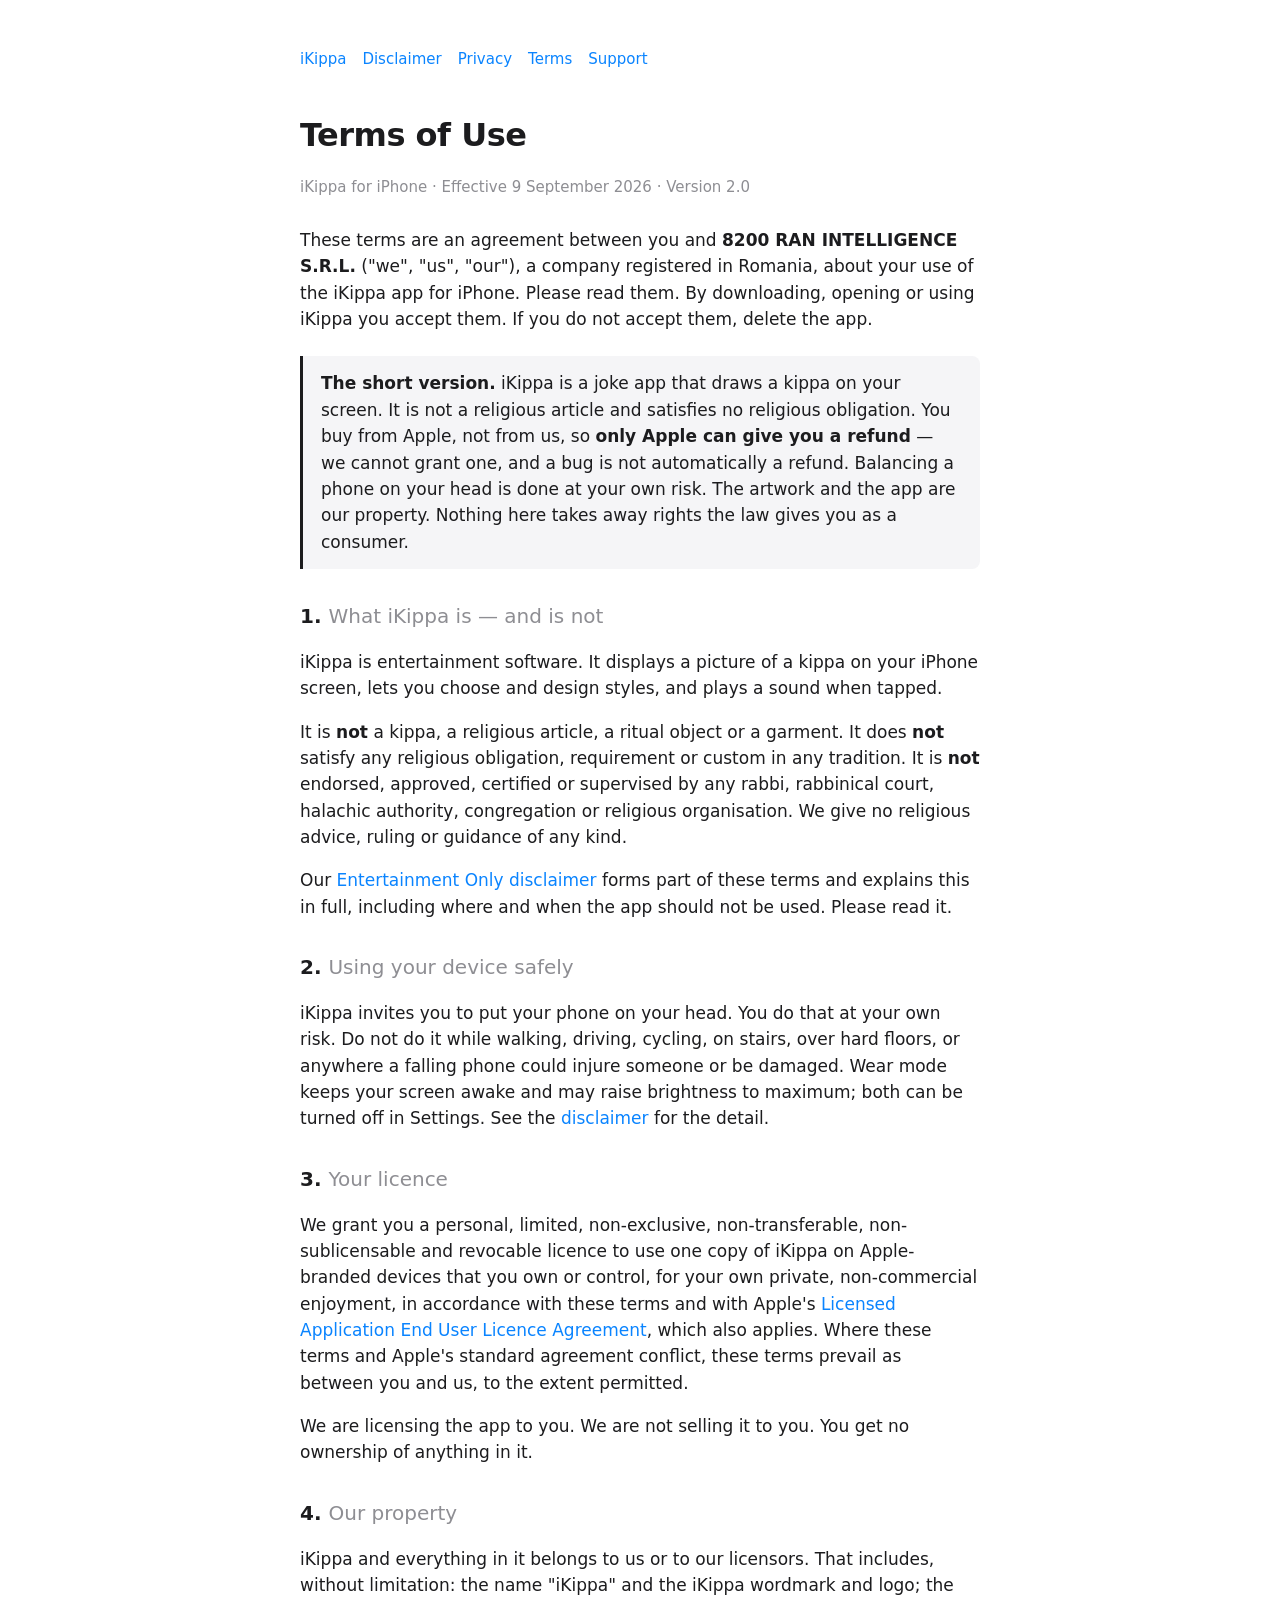
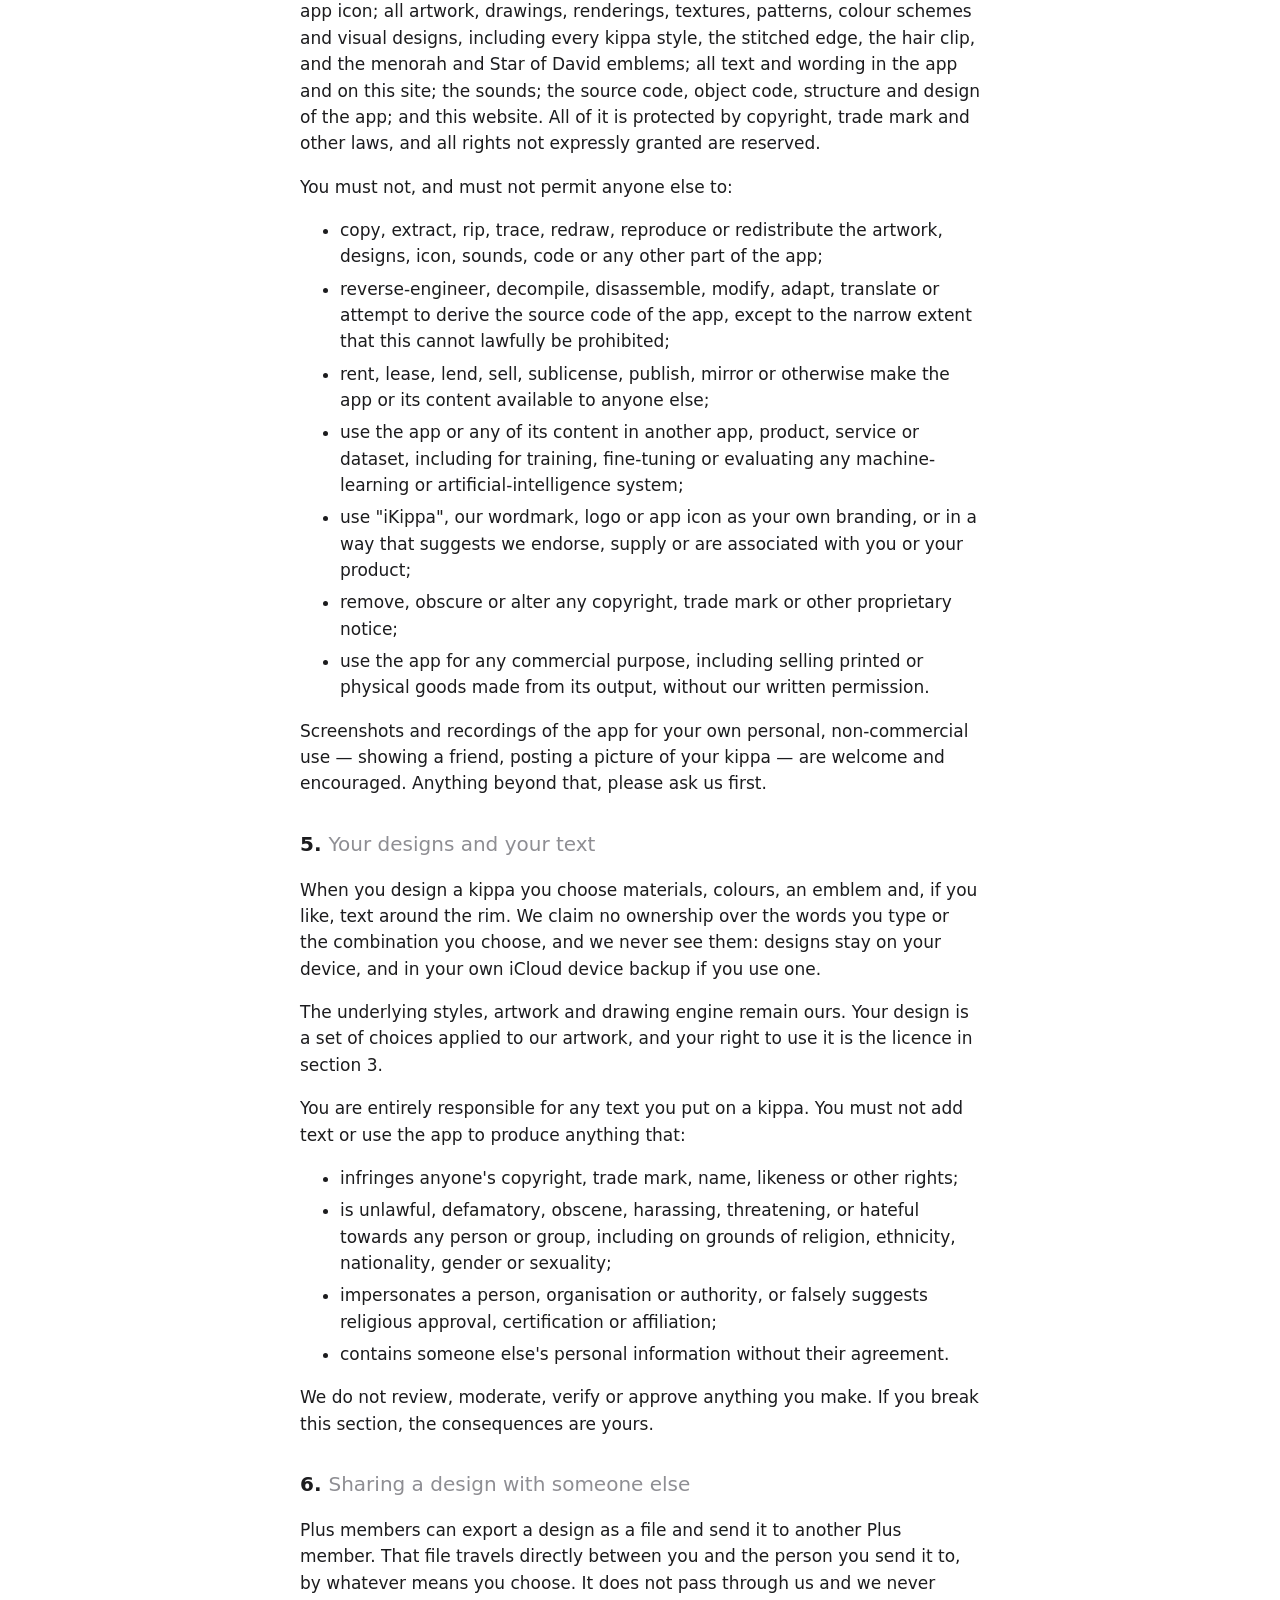
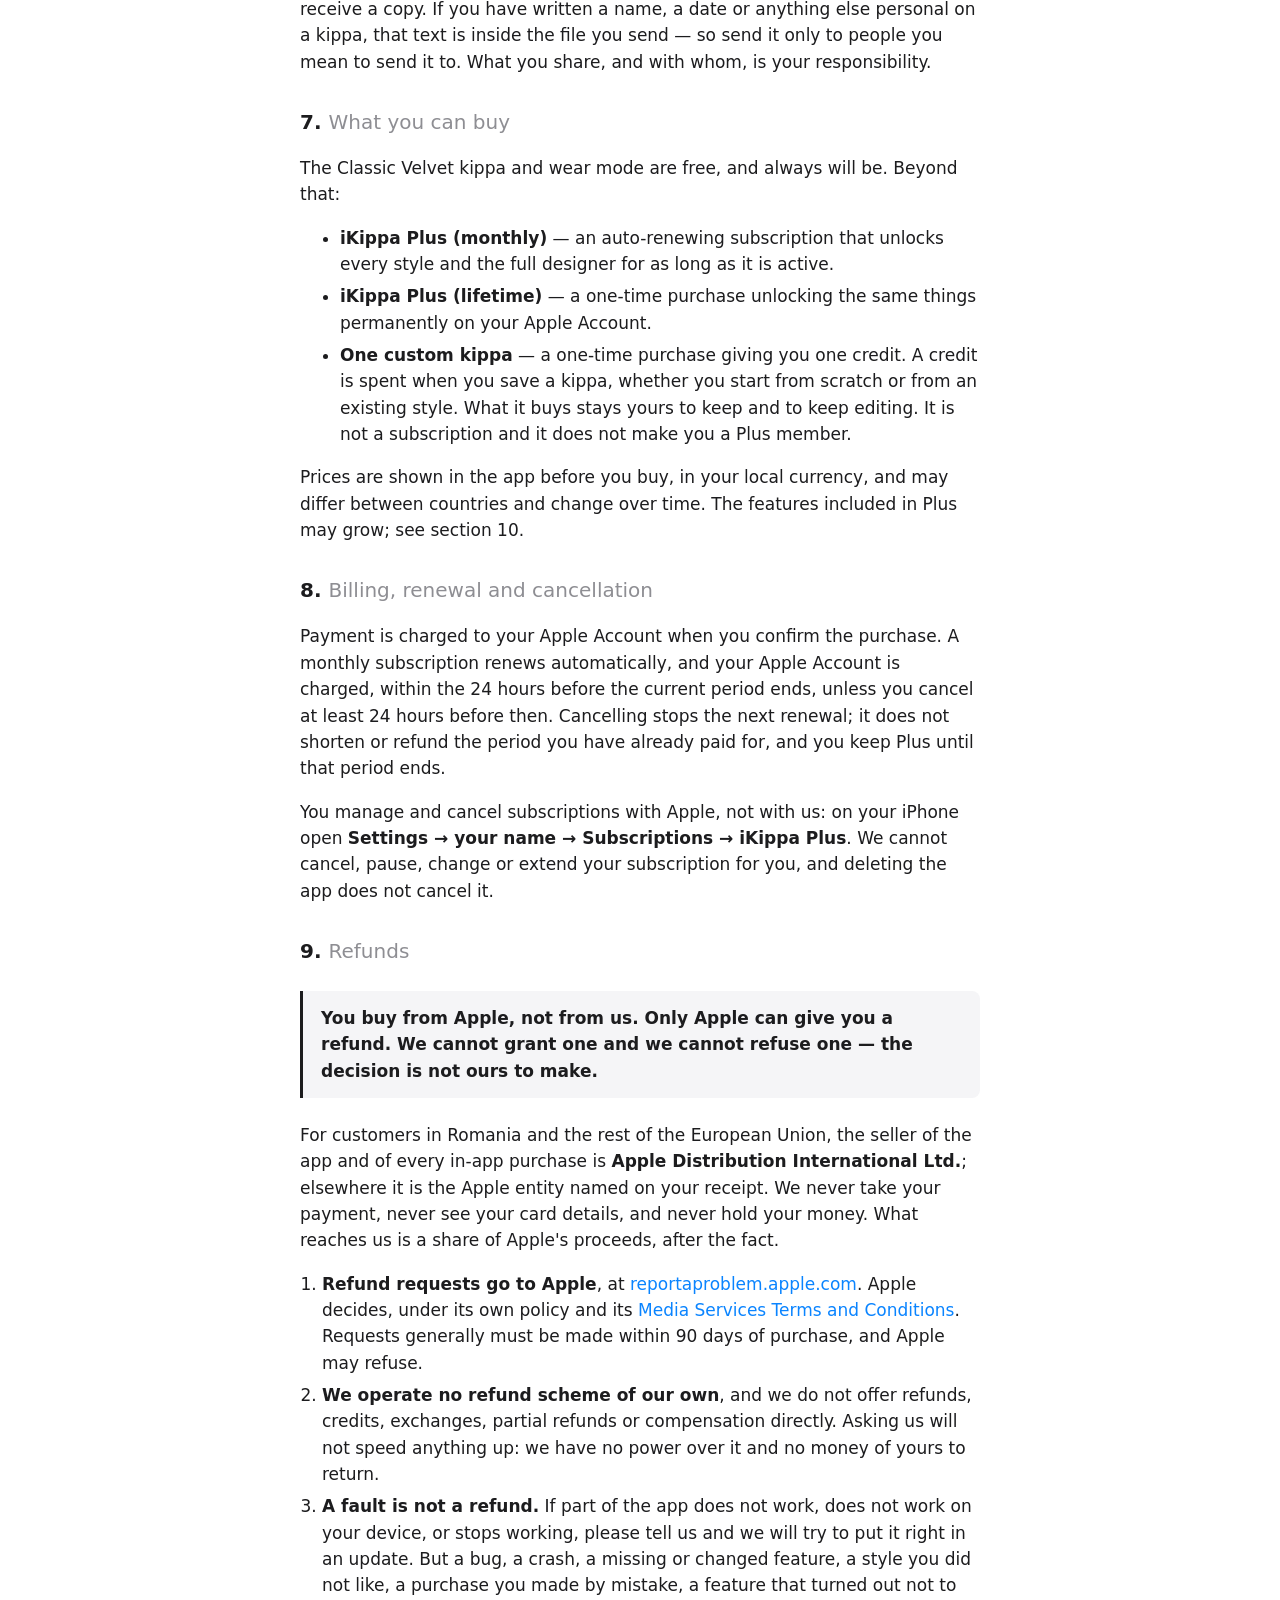
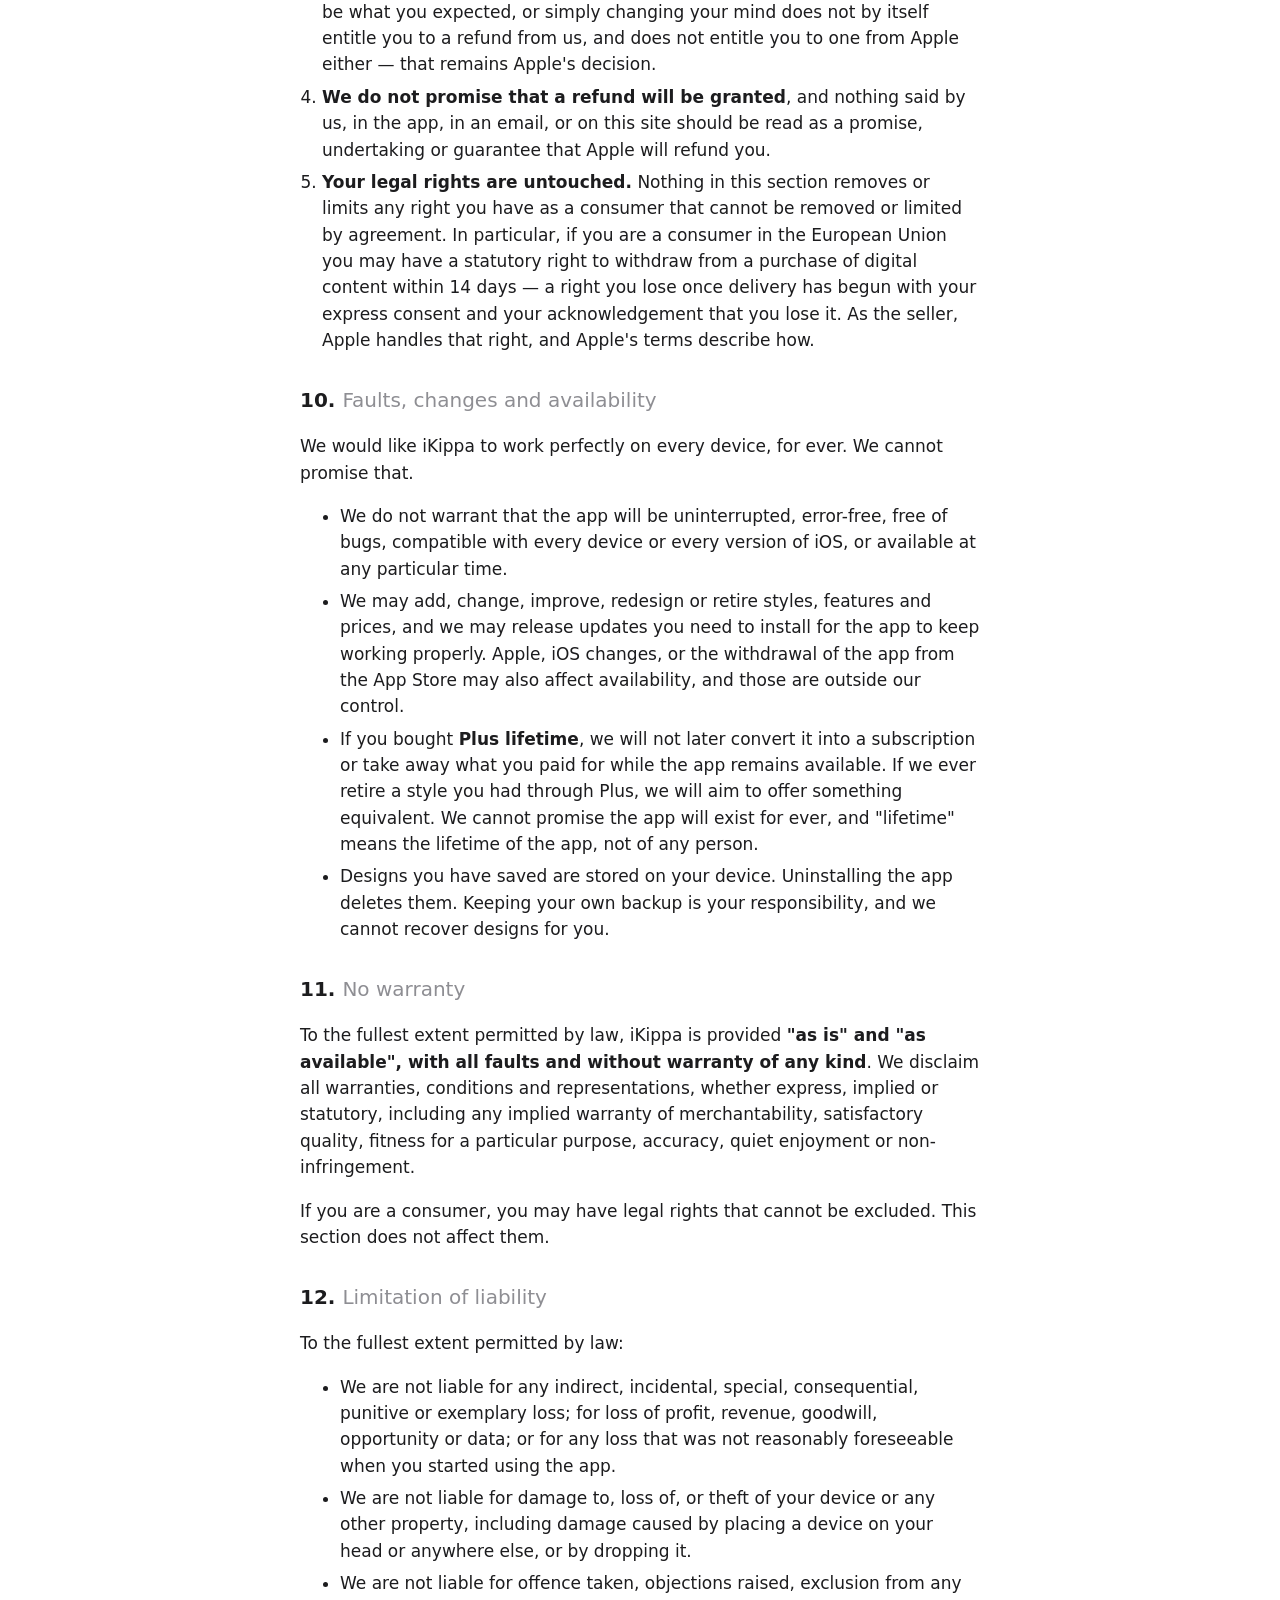
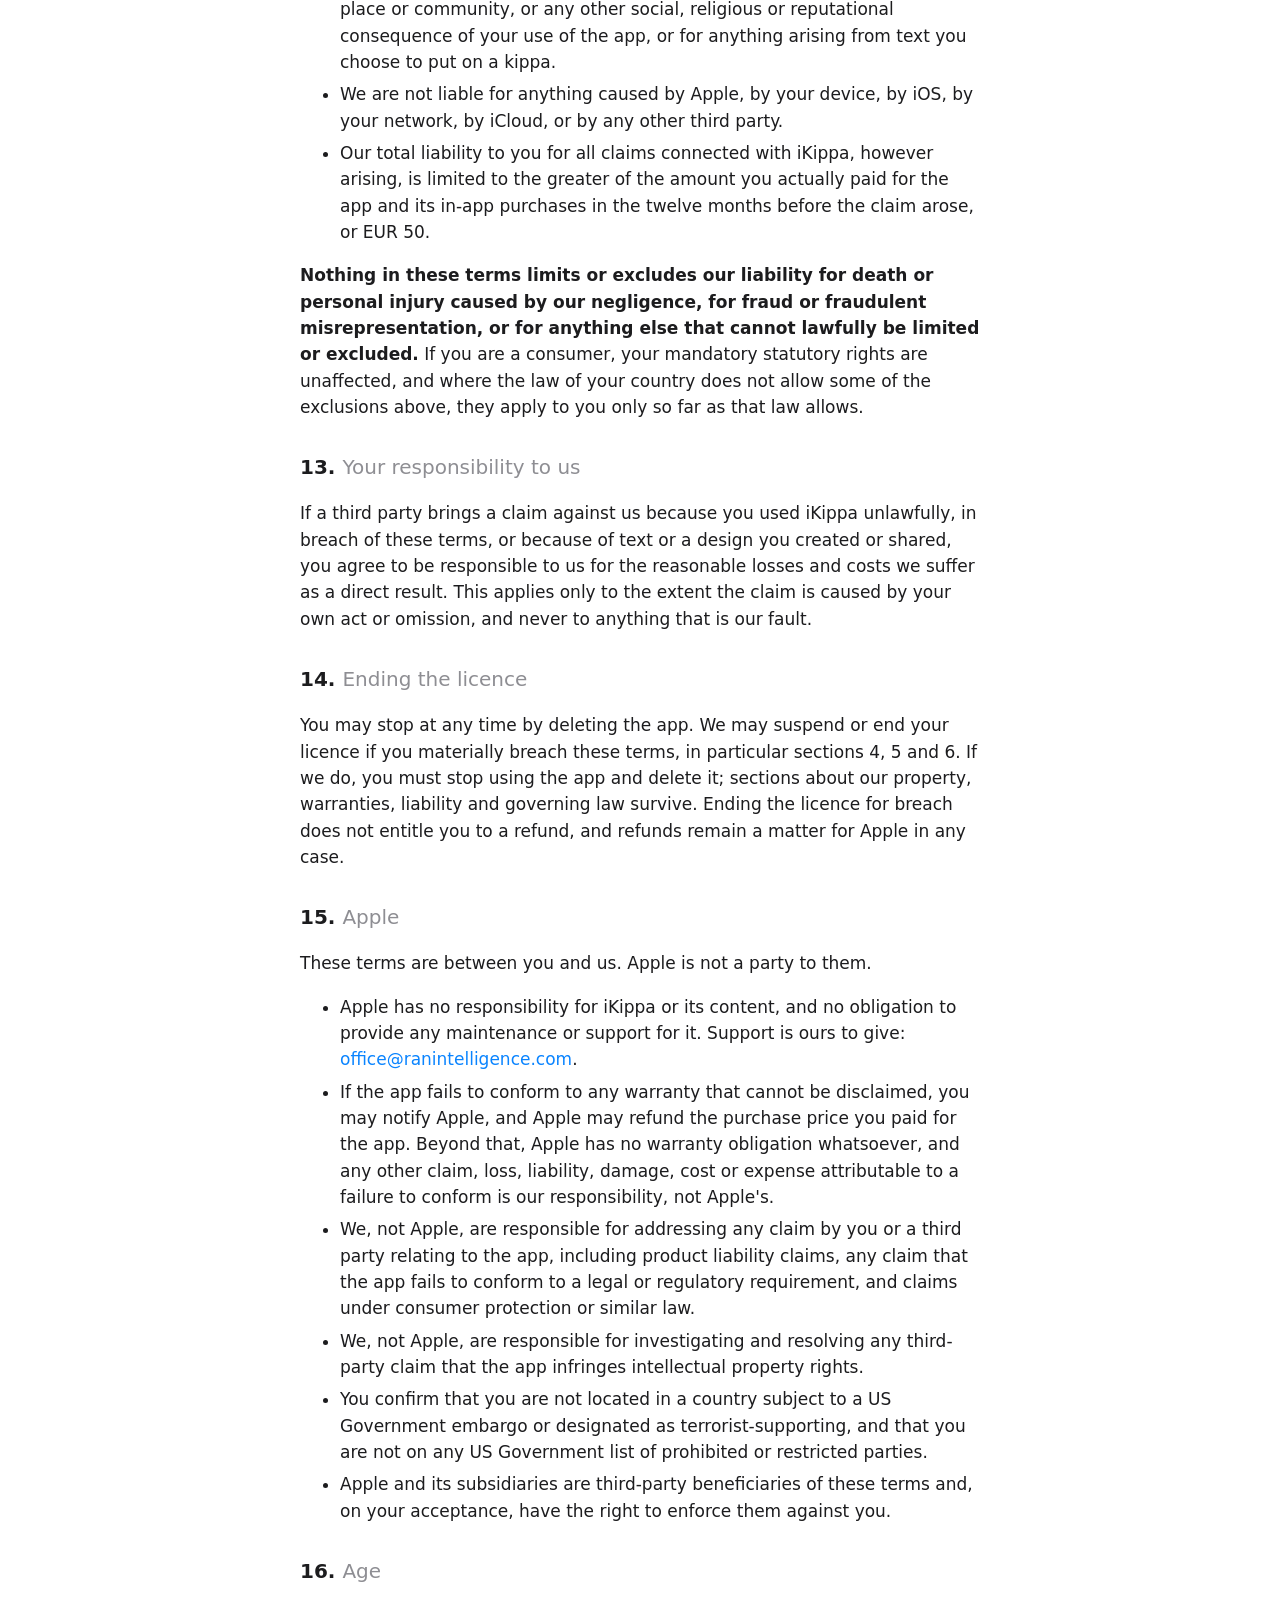
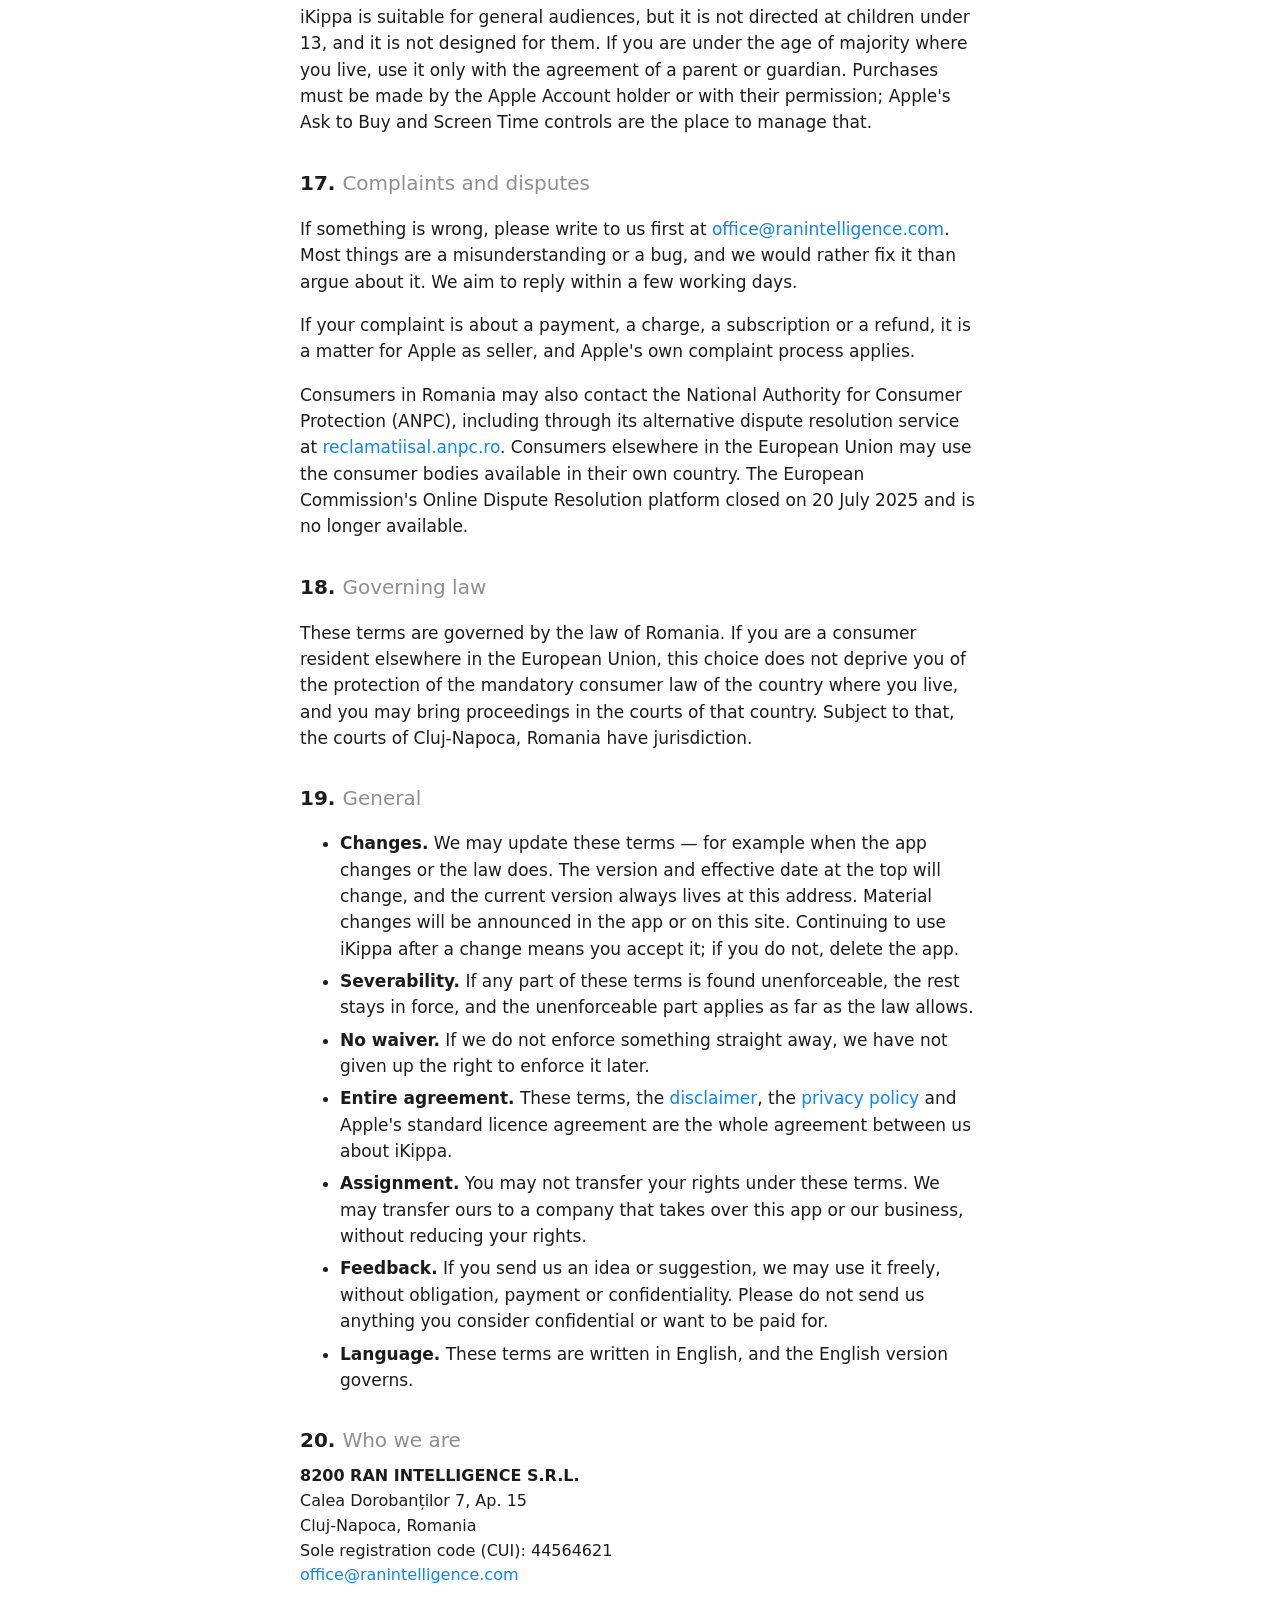
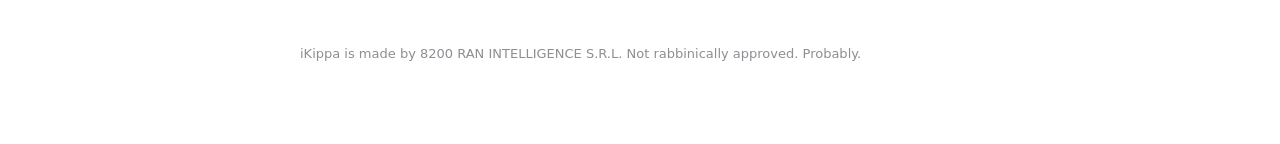
<file: terms.html>
<!doctype html><html lang="en"><head><meta charset="utf-8"><meta name="viewport" content="width=device-width, initial-scale=1"><title>iKippa Terms of Use</title><link rel="stylesheet" href="style.css"></head><body><main>
<nav><a href="index.html">iKippa</a><a href="disclaimer.html">Disclaimer</a><a href="privacy.html">Privacy</a><a href="terms.html">Terms</a><a href="support.html">Support</a></nav>
<h1>Terms of Use</h1>
<p class="meta">iKippa for iPhone · Effective 9 September 2026 · Version 2.0</p>

<p>These terms are an agreement between you and <strong>8200 RAN INTELLIGENCE S.R.L.</strong> ("we", "us", "our"), a company registered in Romania, about your use of the iKippa app for iPhone. Please read them. By downloading, opening or using iKippa you accept them. If you do not accept them, delete the app.</p>

<div class="callout">
<p><strong>The short version.</strong> iKippa is a joke app that draws a kippa on your screen. It is not a religious article and satisfies no religious obligation. You buy from Apple, not from us, so <strong>only Apple can give you a refund</strong> — we cannot grant one, and a bug is not automatically a refund. Balancing a phone on your head is done at your own risk. The artwork and the app are our property. Nothing here takes away rights the law gives you as a consumer.</p>
</div>

<h2>1. <span class="section">What iKippa is — and is not</span></h2>
<p>iKippa is entertainment software. It displays a picture of a kippa on your iPhone screen, lets you choose and design styles, and plays a sound when tapped.</p>
<p>It is <strong>not</strong> a kippa, a religious article, a ritual object or a garment. It does <strong>not</strong> satisfy any religious obligation, requirement or custom in any tradition. It is <strong>not</strong> endorsed, approved, certified or supervised by any rabbi, rabbinical court, halachic authority, congregation or religious organisation. We give no religious advice, ruling or guidance of any kind.</p>
<p>Our <a href="disclaimer.html">Entertainment Only disclaimer</a> forms part of these terms and explains this in full, including where and when the app should not be used. Please read it.</p>

<h2>2. <span class="section">Using your device safely</span></h2>
<p>iKippa invites you to put your phone on your head. You do that at your own risk. Do not do it while walking, driving, cycling, on stairs, over hard floors, or anywhere a falling phone could injure someone or be damaged. Wear mode keeps your screen awake and may raise brightness to maximum; both can be turned off in Settings. See the <a href="disclaimer.html">disclaimer</a> for the detail.</p>

<h2>3. <span class="section">Your licence</span></h2>
<p>We grant you a personal, limited, non-exclusive, non-transferable, non-sublicensable and revocable licence to use one copy of iKippa on Apple-branded devices that you own or control, for your own private, non-commercial enjoyment, in accordance with these terms and with Apple's <a href="https://www.apple.com/legal/internet-services/itunes/dev/stdeula/">Licensed Application End User Licence Agreement</a>, which also applies. Where these terms and Apple's standard agreement conflict, these terms prevail as between you and us, to the extent permitted.</p>
<p>We are licensing the app to you. We are not selling it to you. You get no ownership of anything in it.</p>

<h2>4. <span class="section">Our property</span></h2>
<p>iKippa and everything in it belongs to us or to our licensors. That includes, without limitation: the name "iKippa" and the iKippa wordmark and logo; the app icon; all artwork, drawings, renderings, textures, patterns, colour schemes and visual designs, including every kippa style, the stitched edge, the hair clip, and the menorah and Star of David emblems; all text and wording in the app and on this site; the sounds; the source code, object code, structure and design of the app; and this website. All of it is protected by copyright, trade mark and other laws, and all rights not expressly granted are reserved.</p>
<p>You must not, and must not permit anyone else to:</p>
<ul>
<li>copy, extract, rip, trace, redraw, reproduce or redistribute the artwork, designs, icon, sounds, code or any other part of the app;</li>
<li>reverse-engineer, decompile, disassemble, modify, adapt, translate or attempt to derive the source code of the app, except to the narrow extent that this cannot lawfully be prohibited;</li>
<li>rent, lease, lend, sell, sublicense, publish, mirror or otherwise make the app or its content available to anyone else;</li>
<li>use the app or any of its content in another app, product, service or dataset, including for training, fine-tuning or evaluating any machine-learning or artificial-intelligence system;</li>
<li>use "iKippa", our wordmark, logo or app icon as your own branding, or in a way that suggests we endorse, supply or are associated with you or your product;</li>
<li>remove, obscure or alter any copyright, trade mark or other proprietary notice;</li>
<li>use the app for any commercial purpose, including selling printed or physical goods made from its output, without our written permission.</li>
</ul>
<p>Screenshots and recordings of the app for your own personal, non-commercial use — showing a friend, posting a picture of your kippa — are welcome and encouraged. Anything beyond that, please ask us first.</p>

<h2>5. <span class="section">Your designs and your text</span></h2>
<p>When you design a kippa you choose materials, colours, an emblem and, if you like, text around the rim. We claim no ownership over the words you type or the combination you choose, and we never see them: designs stay on your device, and in your own iCloud device backup if you use one.</p>
<p>The underlying styles, artwork and drawing engine remain ours. Your design is a set of choices applied to our artwork, and your right to use it is the licence in section 3.</p>
<p>You are entirely responsible for any text you put on a kippa. You must not add text or use the app to produce anything that:</p>
<ul>
<li>infringes anyone's copyright, trade mark, name, likeness or other rights;</li>
<li>is unlawful, defamatory, obscene, harassing, threatening, or hateful towards any person or group, including on grounds of religion, ethnicity, nationality, gender or sexuality;</li>
<li>impersonates a person, organisation or authority, or falsely suggests religious approval, certification or affiliation;</li>
<li>contains someone else's personal information without their agreement.</li>
</ul>
<p>We do not review, moderate, verify or approve anything you make. If you break this section, the consequences are yours.</p>

<h2>6. <span class="section">Sharing a design with someone else</span></h2>
<p>Plus members can export a design as a file and send it to another Plus member. That file travels directly between you and the person you send it to, by whatever means you choose. It does not pass through us and we never receive a copy. If you have written a name, a date or anything else personal on a kippa, that text is inside the file you send — so send it only to people you mean to send it to. What you share, and with whom, is your responsibility.</p>

<h2>7. <span class="section">What you can buy</span></h2>
<p>The Classic Velvet kippa and wear mode are free, and always will be. Beyond that:</p>
<ul>
<li><strong>iKippa Plus (monthly)</strong> — an auto-renewing subscription that unlocks every style and the full designer for as long as it is active.</li>
<li><strong>iKippa Plus (lifetime)</strong> — a one-time purchase unlocking the same things permanently on your Apple Account.</li>
<li><strong>One custom kippa</strong> — a one-time purchase giving you one credit. A credit is spent when you save a kippa, whether you start from scratch or from an existing style. What it buys stays yours to keep and to keep editing. It is not a subscription and it does not make you a Plus member.</li>
</ul>
<p>Prices are shown in the app before you buy, in your local currency, and may differ between countries and change over time. The features included in Plus may grow; see section 10.</p>

<h2>8. <span class="section">Billing, renewal and cancellation</span></h2>
<p>Payment is charged to your Apple Account when you confirm the purchase. A monthly subscription renews automatically, and your Apple Account is charged, within the 24 hours before the current period ends, unless you cancel at least 24 hours before then. Cancelling stops the next renewal; it does not shorten or refund the period you have already paid for, and you keep Plus until that period ends.</p>
<p>You manage and cancel subscriptions with Apple, not with us: on your iPhone open <strong>Settings → your name → Subscriptions → iKippa Plus</strong>. We cannot cancel, pause, change or extend your subscription for you, and deleting the app does not cancel it.</p>

<h2 id="refunds">9. <span class="section">Refunds</span></h2>
<div class="callout">
<p><strong>You buy from Apple, not from us. Only Apple can give you a refund. We cannot grant one and we cannot refuse one — the decision is not ours to make.</strong></p>
</div>
<p>For customers in Romania and the rest of the European Union, the seller of the app and of every in-app purchase is <strong>Apple Distribution International Ltd.</strong>; elsewhere it is the Apple entity named on your receipt. We never take your payment, never see your card details, and never hold your money. What reaches us is a share of Apple's proceeds, after the fact.</p>
<ol>
<li><strong>Refund requests go to Apple</strong>, at <a href="https://reportaproblem.apple.com">reportaproblem.apple.com</a>. Apple decides, under its own policy and its <a href="https://www.apple.com/legal/internet-services/itunes/">Media Services Terms and Conditions</a>. Requests generally must be made within 90 days of purchase, and Apple may refuse.</li>
<li><strong>We operate no refund scheme of our own</strong>, and we do not offer refunds, credits, exchanges, partial refunds or compensation directly. Asking us will not speed anything up: we have no power over it and no money of yours to return.</li>
<li><strong>A fault is not a refund.</strong> If part of the app does not work, does not work on your device, or stops working, please tell us and we will try to put it right in an update. But a bug, a crash, a missing or changed feature, a style you did not like, a purchase you made by mistake, a feature that turned out not to be what you expected, or simply changing your mind does not by itself entitle you to a refund from us, and does not entitle you to one from Apple either — that remains Apple's decision.</li>
<li><strong>We do not promise that a refund will be granted</strong>, and nothing said by us, in the app, in an email, or on this site should be read as a promise, undertaking or guarantee that Apple will refund you.</li>
<li><strong>Your legal rights are untouched.</strong> Nothing in this section removes or limits any right you have as a consumer that cannot be removed or limited by agreement. In particular, if you are a consumer in the European Union you may have a statutory right to withdraw from a purchase of digital content within 14 days — a right you lose once delivery has begun with your express consent and your acknowledgement that you lose it. As the seller, Apple handles that right, and Apple's terms describe how.</li>
</ol>

<h2>10. <span class="section">Faults, changes and availability</span></h2>
<p>We would like iKippa to work perfectly on every device, for ever. We cannot promise that.</p>
<ul>
<li>We do not warrant that the app will be uninterrupted, error-free, free of bugs, compatible with every device or every version of iOS, or available at any particular time.</li>
<li>We may add, change, improve, redesign or retire styles, features and prices, and we may release updates you need to install for the app to keep working properly. Apple, iOS changes, or the withdrawal of the app from the App Store may also affect availability, and those are outside our control.</li>
<li>If you bought <strong>Plus lifetime</strong>, we will not later convert it into a subscription or take away what you paid for while the app remains available. If we ever retire a style you had through Plus, we will aim to offer something equivalent. We cannot promise the app will exist for ever, and "lifetime" means the lifetime of the app, not of any person.</li>
<li>Designs you have saved are stored on your device. Uninstalling the app deletes them. Keeping your own backup is your responsibility, and we cannot recover designs for you.</li>
</ul>

<h2>11. <span class="section">No warranty</span></h2>
<p>To the fullest extent permitted by law, iKippa is provided <strong>"as is" and "as available", with all faults and without warranty of any kind</strong>. We disclaim all warranties, conditions and representations, whether express, implied or statutory, including any implied warranty of merchantability, satisfactory quality, fitness for a particular purpose, accuracy, quiet enjoyment or non-infringement.</p>
<p>If you are a consumer, you may have legal rights that cannot be excluded. This section does not affect them.</p>

<h2>12. <span class="section">Limitation of liability</span></h2>
<p>To the fullest extent permitted by law:</p>
<ul>
<li>We are not liable for any indirect, incidental, special, consequential, punitive or exemplary loss; for loss of profit, revenue, goodwill, opportunity or data; or for any loss that was not reasonably foreseeable when you started using the app.</li>
<li>We are not liable for damage to, loss of, or theft of your device or any other property, including damage caused by placing a device on your head or anywhere else, or by dropping it.</li>
<li>We are not liable for offence taken, objections raised, exclusion from any place or community, or any other social, religious or reputational consequence of your use of the app, or for anything arising from text you choose to put on a kippa.</li>
<li>We are not liable for anything caused by Apple, by your device, by iOS, by your network, by iCloud, or by any other third party.</li>
<li>Our total liability to you for all claims connected with iKippa, however arising, is limited to the greater of the amount you actually paid for the app and its in-app purchases in the twelve months before the claim arose, or EUR 50.</li>
</ul>
<p><strong>Nothing in these terms limits or excludes our liability for death or personal injury caused by our negligence, for fraud or fraudulent misrepresentation, or for anything else that cannot lawfully be limited or excluded.</strong> If you are a consumer, your mandatory statutory rights are unaffected, and where the law of your country does not allow some of the exclusions above, they apply to you only so far as that law allows.</p>

<h2>13. <span class="section">Your responsibility to us</span></h2>
<p>If a third party brings a claim against us because you used iKippa unlawfully, in breach of these terms, or because of text or a design you created or shared, you agree to be responsible to us for the reasonable losses and costs we suffer as a direct result. This applies only to the extent the claim is caused by your own act or omission, and never to anything that is our fault.</p>

<h2>14. <span class="section">Ending the licence</span></h2>
<p>You may stop at any time by deleting the app. We may suspend or end your licence if you materially breach these terms, in particular sections 4, 5 and 6. If we do, you must stop using the app and delete it; sections about our property, warranties, liability and governing law survive. Ending the licence for breach does not entitle you to a refund, and refunds remain a matter for Apple in any case.</p>

<h2>15. <span class="section">Apple</span></h2>
<p>These terms are between you and us. Apple is not a party to them.</p>
<ul>
<li>Apple has no responsibility for iKippa or its content, and no obligation to provide any maintenance or support for it. Support is ours to give: <a href="mailto:office@ranintelligence.com?subject=iKippa">office@ranintelligence.com</a>.</li>
<li>If the app fails to conform to any warranty that cannot be disclaimed, you may notify Apple, and Apple may refund the purchase price you paid for the app. Beyond that, Apple has no warranty obligation whatsoever, and any other claim, loss, liability, damage, cost or expense attributable to a failure to conform is our responsibility, not Apple's.</li>
<li>We, not Apple, are responsible for addressing any claim by you or a third party relating to the app, including product liability claims, any claim that the app fails to conform to a legal or regulatory requirement, and claims under consumer protection or similar law.</li>
<li>We, not Apple, are responsible for investigating and resolving any third-party claim that the app infringes intellectual property rights.</li>
<li>You confirm that you are not located in a country subject to a US Government embargo or designated as terrorist-supporting, and that you are not on any US Government list of prohibited or restricted parties.</li>
<li>Apple and its subsidiaries are third-party beneficiaries of these terms and, on your acceptance, have the right to enforce them against you.</li>
</ul>

<h2>16. <span class="section">Age</span></h2>
<p>iKippa is suitable for general audiences, but it is not directed at children under 13, and it is not designed for them. If you are under the age of majority where you live, use it only with the agreement of a parent or guardian. Purchases must be made by the Apple Account holder or with their permission; Apple's Ask to Buy and Screen Time controls are the place to manage that.</p>

<h2>17. <span class="section">Complaints and disputes</span></h2>
<p>If something is wrong, please write to us first at <a href="mailto:office@ranintelligence.com?subject=iKippa">office@ranintelligence.com</a>. Most things are a misunderstanding or a bug, and we would rather fix it than argue about it. We aim to reply within a few working days.</p>
<p>If your complaint is about a payment, a charge, a subscription or a refund, it is a matter for Apple as seller, and Apple's own complaint process applies.</p>
<p>Consumers in Romania may also contact the National Authority for Consumer Protection (ANPC), including through its alternative dispute resolution service at <a href="https://reclamatiisal.anpc.ro/">reclamatiisal.anpc.ro</a>. Consumers elsewhere in the European Union may use the consumer bodies available in their own country. The European Commission's Online Dispute Resolution platform closed on 20 July 2025 and is no longer available.</p>

<h2>18. <span class="section">Governing law</span></h2>
<p>These terms are governed by the law of Romania. If you are a consumer resident elsewhere in the European Union, this choice does not deprive you of the protection of the mandatory consumer law of the country where you live, and you may bring proceedings in the courts of that country. Subject to that, the courts of Cluj-Napoca, Romania have jurisdiction.</p>

<h2>19. <span class="section">General</span></h2>
<ul>
<li><strong>Changes.</strong> We may update these terms — for example when the app changes or the law does. The version and effective date at the top will change, and the current version always lives at this address. Material changes will be announced in the app or on this site. Continuing to use iKippa after a change means you accept it; if you do not, delete the app.</li>
<li><strong>Severability.</strong> If any part of these terms is found unenforceable, the rest stays in force, and the unenforceable part applies as far as the law allows.</li>
<li><strong>No waiver.</strong> If we do not enforce something straight away, we have not given up the right to enforce it later.</li>
<li><strong>Entire agreement.</strong> These terms, the <a href="disclaimer.html">disclaimer</a>, the <a href="privacy.html">privacy policy</a> and Apple's standard licence agreement are the whole agreement between us about iKippa.</li>
<li><strong>Assignment.</strong> You may not transfer your rights under these terms. We may transfer ours to a company that takes over this app or our business, without reducing your rights.</li>
<li><strong>Feedback.</strong> If you send us an idea or suggestion, we may use it freely, without obligation, payment or confidentiality. Please do not send us anything you consider confidential or want to be paid for.</li>
<li><strong>Language.</strong> These terms are written in English, and the English version governs.</li>
</ul>

<h2>20. <span class="section">Who we are</span></h2>

<address>
<strong>8200 RAN INTELLIGENCE S.R.L.</strong><br>
Calea Dorobanților 7, Ap. 15<br>
Cluj-Napoca, Romania<br>
Sole registration code (CUI): 44564621<br>
<a href="mailto:office@ranintelligence.com?subject=iKippa">office@ranintelligence.com</a>
</address>

<footer>iKippa is made by 8200 RAN INTELLIGENCE S.R.L. Not rabbinically approved. Probably.</footer>
</main></body></html>
</file>
<file: style.css>
:root { color-scheme: light; }
body { margin: 0; font-family: -apple-system, BlinkMacSystemFont, "Helvetica Neue", system-ui, sans-serif; color: #1c1c1e; background: #fff; line-height: 1.55; }
main { max-width: 680px; margin: 0 auto; padding: 48px 24px 80px; }
h1 { font-size: 32px; letter-spacing: -0.5px; margin: 0 0 6px; }
h2 { font-size: 20px; margin: 32px 0 8px; }
p, li { font-size: 17px; }
.meta { color: #8e8e93; font-size: 15px; margin-bottom: 28px; }
nav { display: flex; gap: 16px; font-size: 15px; margin-bottom: 40px; }
a { color: #0a84ff; text-decoration: none; } a:hover { text-decoration: underline; }
footer { color: #8e8e93; font-size: 13px; margin-top: 56px; }
.callout { background: #f5f5f7; border-left: 3px solid #1c1c1e; padding: 14px 18px; margin: 24px 0; border-radius: 0 8px 8px 0; }
.callout p { margin: 0; }
.callout p + p { margin-top: 10px; }
h3 { font-size: 17px; margin: 24px 0 6px; }
ol { padding-left: 22px; } ol li { margin-bottom: 6px; }
ul li { margin-bottom: 6px; }
.section { color: #8e8e93; font-weight: 400; }
address { font-style: normal; color: #1c1c1e; }
</file>
